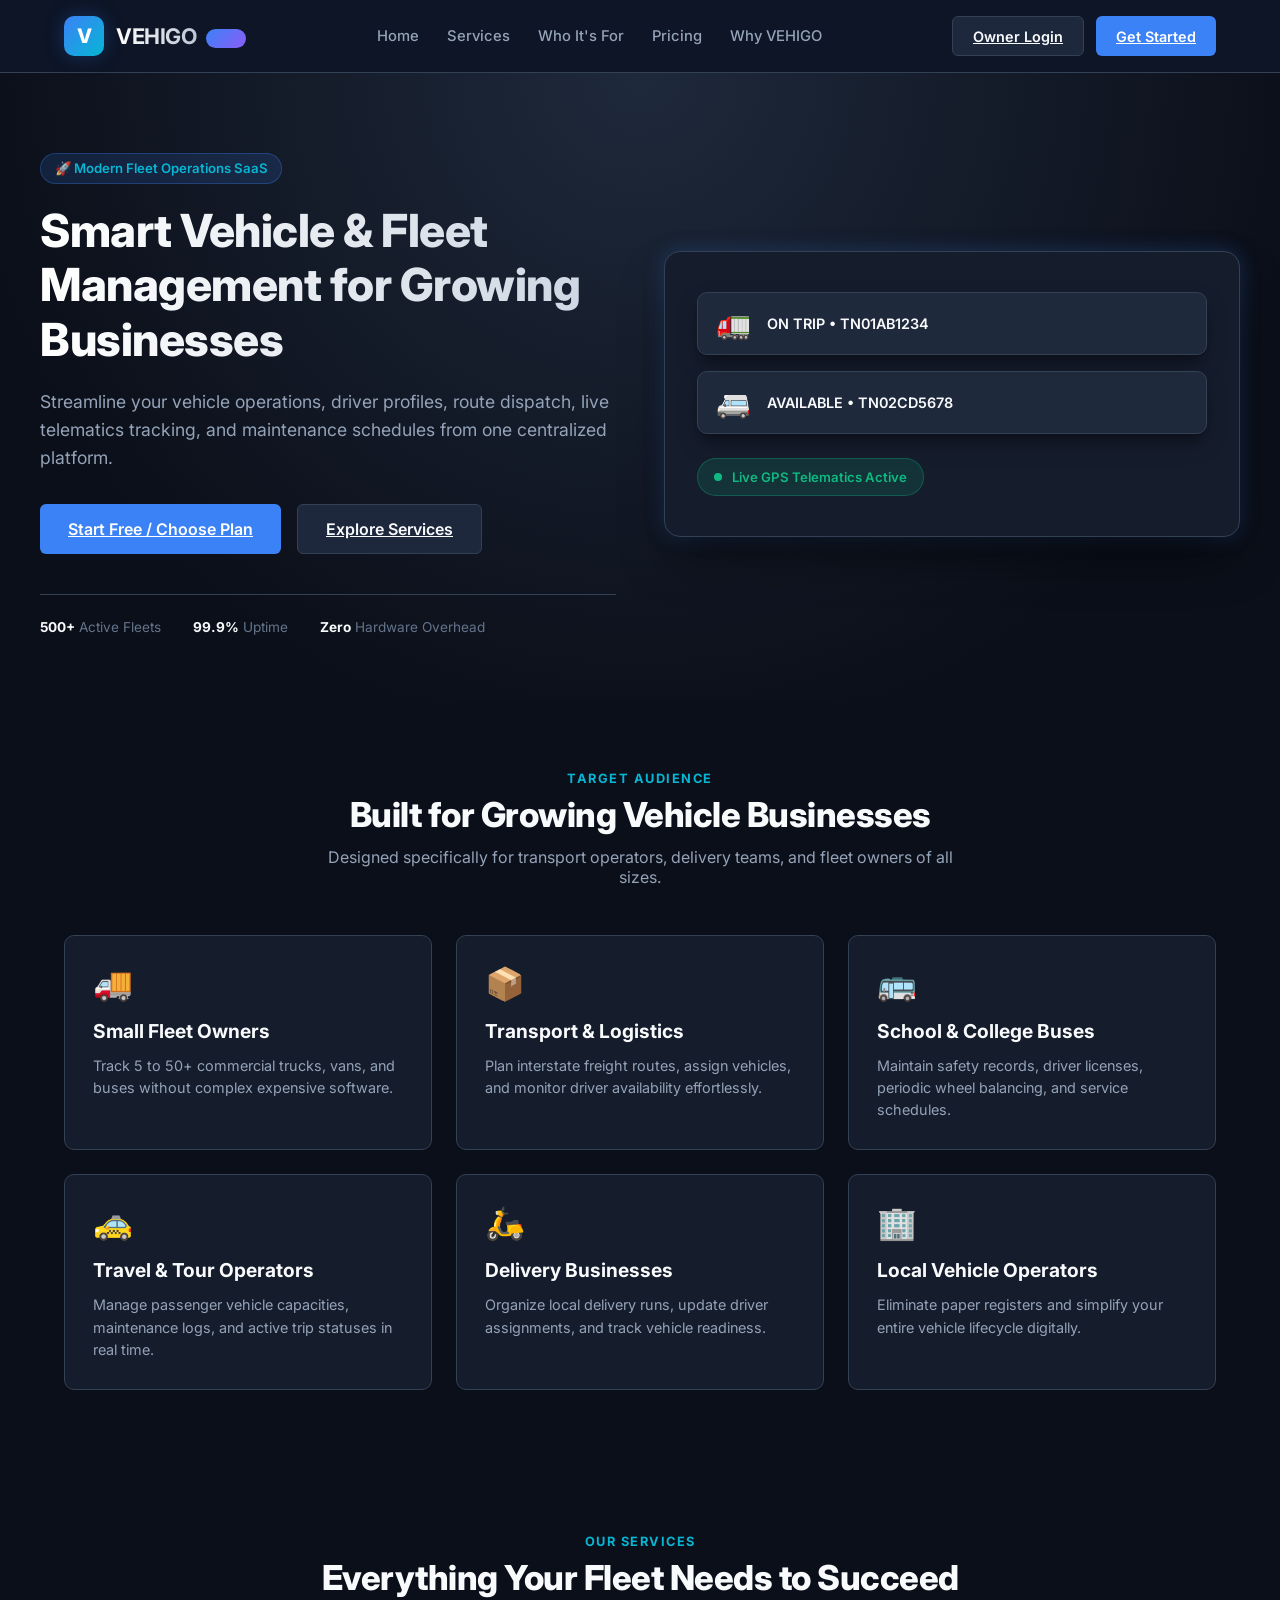
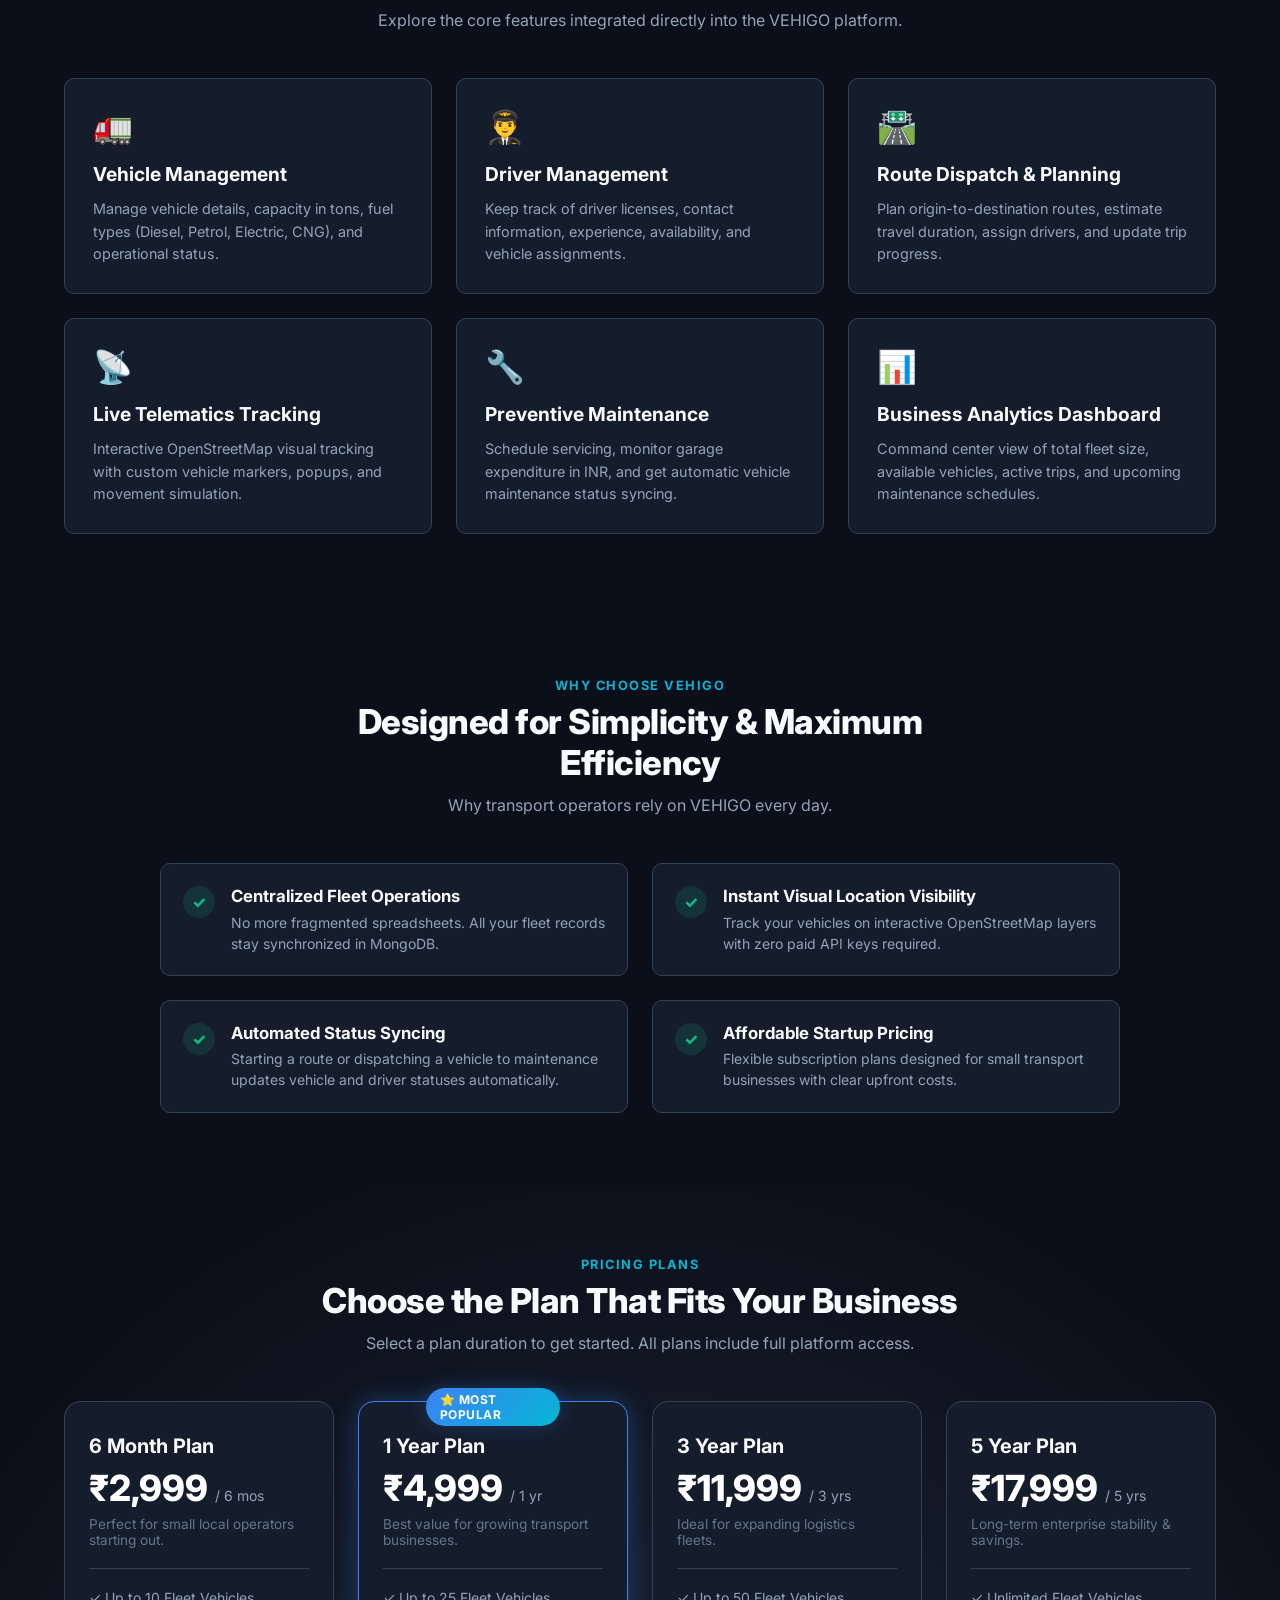
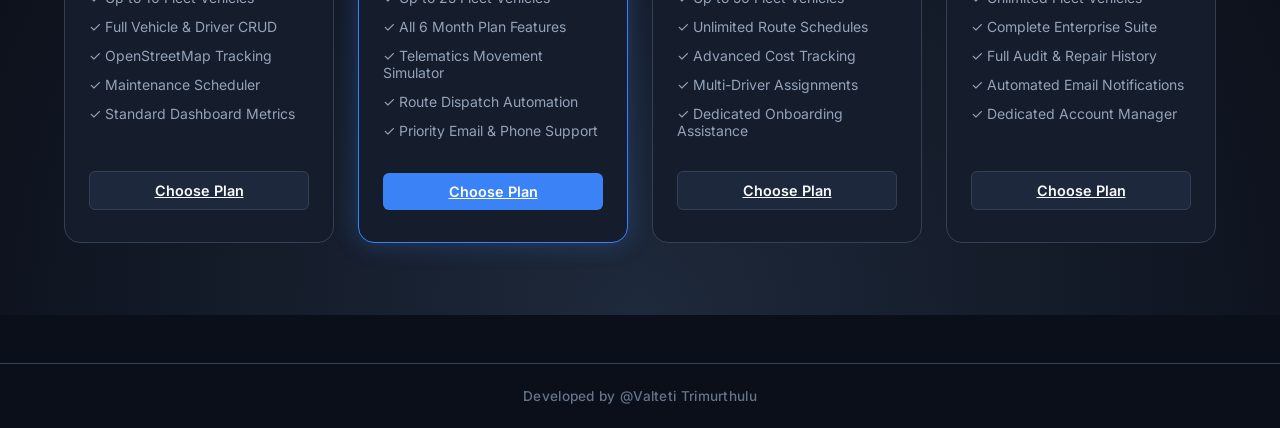
<file: index.html>
<!DOCTYPE html>
<html lang="en">
<head>
    <meta charset="UTF-8">
    <meta http-equiv="refresh" content="0; url=frontend/home.html">
    <script>
        window.location.href = "frontend/home.html";
    </script>
    <title>VEHIGO — Smart Vehicle & Fleet Management</title>
</head>
<body>
    <p>Redirecting to <a href="frontend/home.html">VEHIGO Platform</a>...</p>
</body>
</html>
</file>
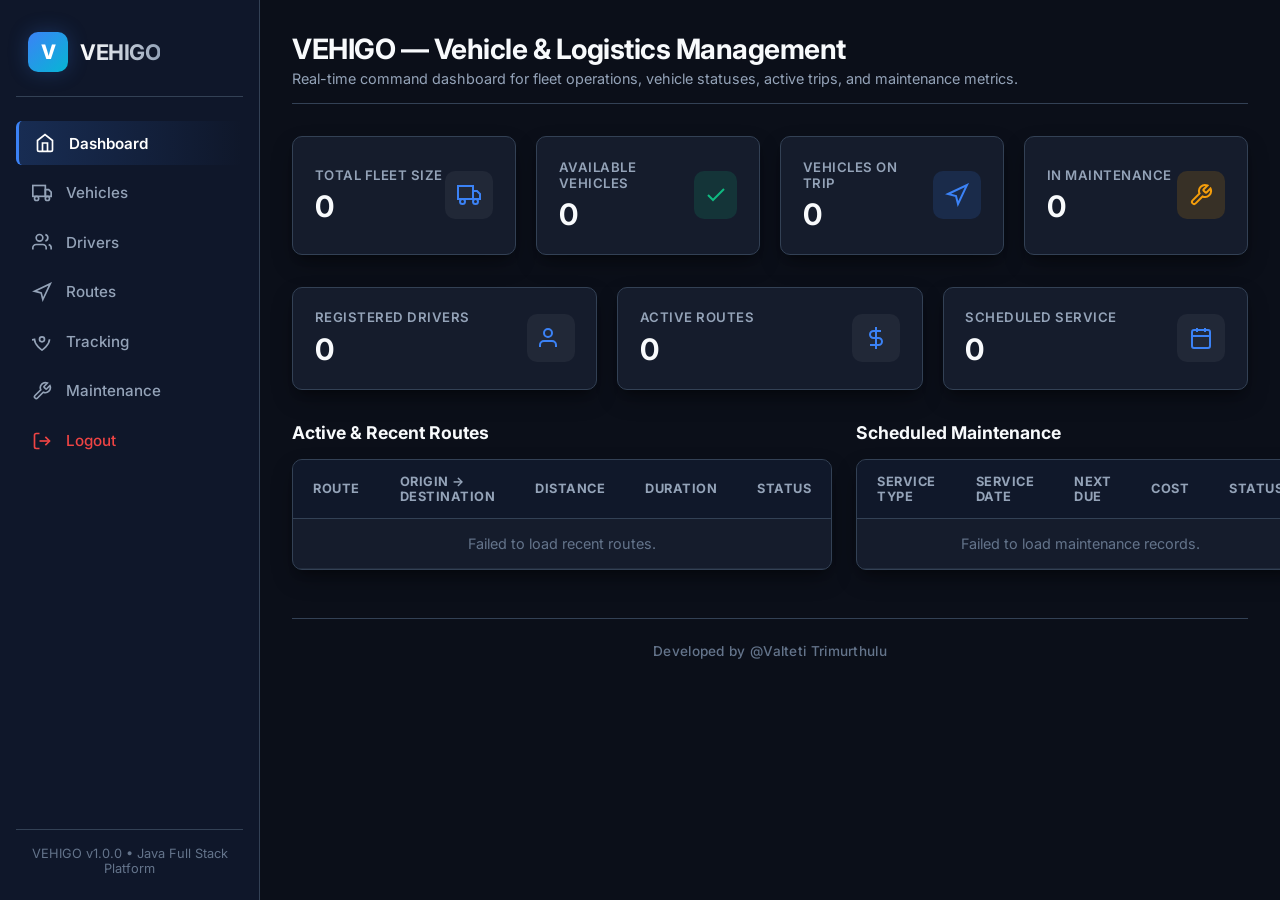
<file: frontend/index.html>
<!DOCTYPE html>
<html lang="en">
<head>
    <meta charset="UTF-8">
    <meta name="viewport" content="width=device-width, initial-scale=1.0">
    <title>VEHIGO — Fleet & Logistics Management Dashboard</title>
    <link rel="stylesheet" href="css/style.css">
</head>
<body>
    <div class="app-container">
        <!-- Sidebar Navigation -->
        <aside class="sidebar">
            <div class="brand">
                <div class="brand-icon">V</div>
                <div class="brand-text">VEHIGO</div>
            </div>
            <ul class="nav-list">
                <li>
                    <a href="index.html" class="nav-link active">
                        <svg viewBox="0 0 24 24"><path d="M3 9l9-7 9 7v11a2 2 0 0 1-2 2H5a2 2 0 0 1-2-2z"></path><polyline points="9 22 9 12 15 12 15 22"></polyline></svg>
                        <span>Dashboard</span>
                    </a>
                </li>
                <li>
                    <a href="vehicles.html" class="nav-link">
                        <svg viewBox="0 0 24 24"><rect x="1" y="3" width="15" height="13"></rect><polygon points="16 8 20 8 23 11 23 16 16 16 16 8"></polygon><circle cx="5.5" cy="18.5" r="2.5"></circle><circle cx="18.5" cy="18.5" r="2.5"></circle></svg>
                        <span>Vehicles</span>
                    </a>
                </li>
                <li>
                    <a href="drivers.html" class="nav-link">
                        <svg viewBox="0 0 24 24"><path d="M17 21v-2a4 4 0 0 0-4-4H5a4 4 0 0 0-4 4v2"></path><circle cx="9" cy="7" r="4"></circle><path d="M23 21v-2a4 4 0 0 0-3-3.87"></path><path d="M16 3.13a4 4 0 0 1 0 7.75"></path></svg>
                        <span>Drivers</span>
                    </a>
                </li>
                <li>
                    <a href="routes.html" class="nav-link">
                        <svg viewBox="0 0 24 24"><polygon points="3 11 22 2 13 21 11 13 3 11"></polygon></svg>
                        <span>Routes</span>
                    </a>
                </li>
                <li>
                    <a href="tracking.html" class="nav-link">
                        <svg viewBox="0 0 24 24"><path d="M21 10c0 7-9 13-9 13s-9-6-9-13a9 9 9 0 0 1 18 0z"></path><circle cx="12" cy="10" r="3"></circle></svg>
                        <span>Tracking</span>
                    </a>
                </li>
                <li>
                    <a href="maintenance.html" class="nav-link">
                        <svg viewBox="0 0 24 24"><path d="M14.7 6.3a1 1 0 0 0 0 1.4l1.6 1.6a1 1 0 0 0 1.4 0l3.77-3.77a6 6 0 0 1-7.94 7.94l-6.91 6.91a2.12 2.12 0 0 1-3-3l6.91-6.91a6 6 0 0 1 7.94-7.94l-3.76 3.76z"></path></svg>
                        <span>Maintenance</span>
                    </a>
                </li>
                <li>
                    <a href="#" onclick="logout(); return false;" class="nav-link nav-logout">
                        <svg viewBox="0 0 24 24" style="stroke: currentColor; fill: none; stroke-width: 2;"><path d="M9 21H5a2 2 0 0 1-2-2V5a2 2 0 0 1 2-2h4"></path><polyline points="16 17 21 12 16 7"></polyline><line x1="21" y1="12" x2="9" y2="12"></line></svg>
                        <span>Logout</span>
                    </a>
                </li>
            </ul>
            <div class="sidebar-footer">
                VEHIGO v1.0.0 &bull; Java Full Stack Platform
            </div>
        </aside>

        <!-- Main Dashboard View -->
        <main class="main-content">
            <header class="page-header">
                <div>
                    <h1 class="page-title">VEHIGO — Vehicle & Logistics Management</h1>
                    <p class="page-subtitle">Real-time command dashboard for fleet operations, vehicle statuses, active trips, and maintenance metrics.</p>
                </div>
            </header>

            <!-- Stats Overview Cards -->
            <div class="stats-grid">
                <div class="stat-card">
                    <div class="stat-info">
                        <div class="stat-label">Total Fleet Size</div>
                        <div class="stat-value" id="stat-total-vehicles">0</div>
                    </div>
                    <div class="stat-icon">
                        <svg viewBox="0 0 24 24"><rect x="1" y="3" width="15" height="13"></rect><polygon points="16 8 20 8 23 11 23 16 16 16 16 8"></polygon><circle cx="5.5" cy="18.5" r="2.5"></circle><circle cx="18.5" cy="18.5" r="2.5"></circle></svg>
                    </div>
                </div>
                <div class="stat-card">
                    <div class="stat-info">
                        <div class="stat-label">Available Vehicles</div>
                        <div class="stat-value" id="stat-available-vehicles">0</div>
                    </div>
                    <div class="stat-icon" style="background: rgba(16, 185, 129, 0.15);">
                        <svg viewBox="0 0 24 24" style="stroke: #10b981;"><polyline points="20 6 9 17 4 12"></polyline></svg>
                    </div>
                </div>
                <div class="stat-card">
                    <div class="stat-info">
                        <div class="stat-label">Vehicles On Trip</div>
                        <div class="stat-value" id="stat-on-trip-vehicles">0</div>
                    </div>
                    <div class="stat-icon" style="background: rgba(59, 130, 246, 0.15);">
                        <svg viewBox="0 0 24 24" style="stroke: #3b82f6;"><polygon points="3 11 22 2 13 21 11 13 3 11"></polygon></svg>
                    </div>
                </div>
                <div class="stat-card">
                    <div class="stat-info">
                        <div class="stat-label">In Maintenance</div>
                        <div class="stat-value" id="stat-maintenance-vehicles">0</div>
                    </div>
                    <div class="stat-icon" style="background: rgba(245, 158, 11, 0.15);">
                        <svg viewBox="0 0 24 24" style="stroke: #f59e0b;"><path d="M14.7 6.3a1 1 0 0 0 0 1.4l1.6 1.6a1 1 0 0 0 1.4 0l3.77-3.77a6 6 0 0 1-7.94 7.94l-6.91 6.91a2.12 2.12 0 0 1-3-3l6.91-6.91a6 6 0 0 1 7.94-7.94l-3.76 3.76z"></path></svg>
                    </div>
                </div>
            </div>

            <!-- Second Row Secondary Metrics -->
            <div class="stats-grid" style="grid-template-columns: repeat(3, 1fr); margin-bottom: 2rem;">
                <div class="stat-card">
                    <div class="stat-info">
                        <div class="stat-label">Registered Drivers</div>
                        <div class="stat-value" id="stat-total-drivers">0</div>
                    </div>
                    <div class="stat-icon"><svg viewBox="0 0 24 24"><path d="M17 21v-2a4 4 0 0 0-4-4H5a4 4 0 0 0-4 4v2"></path><circle cx="9" cy="7" r="4"></circle></svg></div>
                </div>
                <div class="stat-card">
                    <div class="stat-info">
                        <div class="stat-label">Active Routes</div>
                        <div class="stat-value" id="stat-active-routes">0</div>
                    </div>
                    <div class="stat-icon"><svg viewBox="0 0 24 24"><line x1="12" y1="1" x2="12" y2="23"></line><path d="M17 5H9.5a3.5 3.5 0 0 0 0 7h5a3.5 3.5 0 0 1 0 7H6"></path></svg></div>
                </div>
                <div class="stat-card">
                    <div class="stat-info">
                        <div class="stat-label">Scheduled Service</div>
                        <div class="stat-value" id="stat-upcoming-maintenance">0</div>
                    </div>
                    <div class="stat-icon"><svg viewBox="0 0 24 24"><rect x="3" y="4" width="18" height="18" rx="2" ry="2"></rect><line x1="16" y1="2" x2="16" y2="6"></line><line x1="8" y1="2" x2="8" y2="6"></line><line x1="3" y1="10" x2="21" y2="10"></line></svg></div>
                </div>
            </div>

            <!-- Dynamic Tables Section -->
            <div style="display: grid; grid-template-columns: 1fr 1fr; gap: 1.5rem;">
                <!-- Active & Recent Routes -->
                <div>
                    <h2 style="font-size: 1.1rem; margin-bottom: 1rem;">Active & Recent Routes</h2>
                    <div class="table-container">
                        <table class="data-table">
                            <thead>
                                <tr>
                                    <th>Route</th>
                                    <th>Origin → Destination</th>
                                    <th>Distance</th>
                                    <th>Duration</th>
                                    <th>Status</th>
                                </tr>
                            </thead>
                            <tbody id="recent-routes-body">
                                <tr><td colspan="5" style="text-align: center; color: var(--text-muted);">Loading active routes...</td></tr>
                            </tbody>
                        </table>
                    </div>
                </div>

                <!-- Upcoming Maintenance Records -->
                <div>
                    <h2 style="font-size: 1.1rem; margin-bottom: 1rem;">Scheduled Maintenance</h2>
                    <div class="table-container">
                        <table class="data-table">
                            <thead>
                                <tr>
                                    <th>Service Type</th>
                                    <th>Service Date</th>
                                    <th>Next Due</th>
                                    <th>Cost</th>
                                    <th>Status</th>
                                </tr>
                            </thead>
                            <tbody id="upcoming-maintenance-body">
                                <tr><td colspan="5" style="text-align: center; color: var(--text-muted);">Loading maintenance schedule...</td></tr>
                            </tbody>
                        </table>
                    </div>
                </div>
            </div>

            <!-- Page Footer -->
            <footer class="app-footer">
                Developed by @Valteti Trimurthulu
            </footer>
        </main>
    </div>

    <script src="js/auth.js"></script>
    <script src="js/api.js"></script>
    <script src="js/dashboard.js"></script>
</body>
</html>
</file>
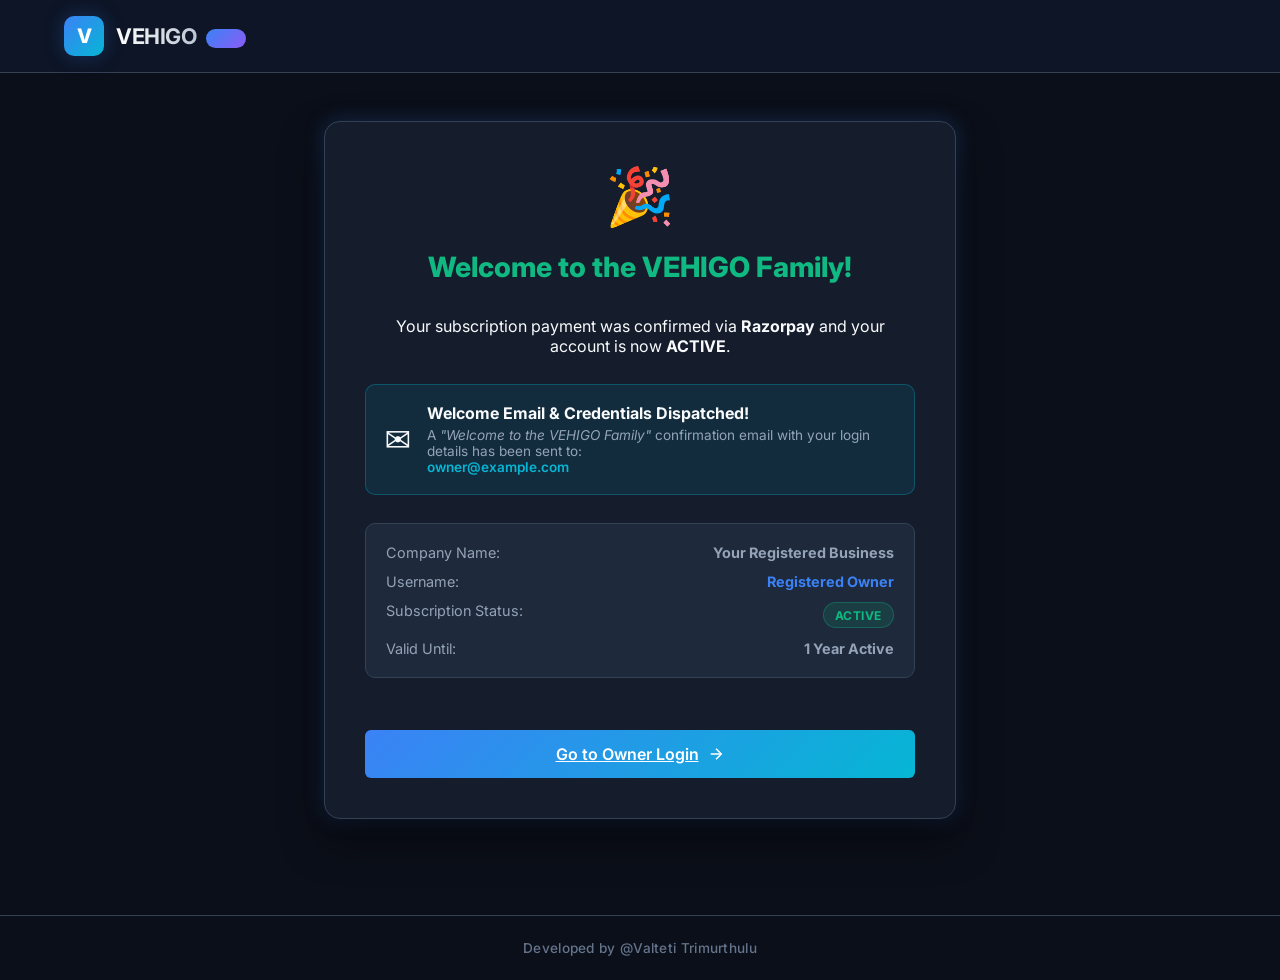
<file: frontend/confirmation.html>
<!DOCTYPE html>
<html lang="en">
<head>
    <meta charset="UTF-8">
    <meta name="viewport" content="width=device-width, initial-scale=1.0">
    <title>Welcome to the VEHIGO Family — Subscription Activated</title>
    <link rel="stylesheet" href="css/style.css?v=3.0">
</head>
<body class="public-body">

    <!-- Header Navbar -->
    <header class="public-header">
        <div class="public-header-container">
            <a href="home.html" class="brand-link">
                <div class="brand-icon">V</div>
                <div class="brand-text">VEHIGO <span class="saas-badge">SaaS</span></div>
            </a>
        </div>
    </header>

    <div class="registration-container">
        <div class="registration-card" style="text-align: center; align-items: center;">
            <div class="confirmation-icon">🎉</div>
            <h1 class="registration-title" style="color: var(--status-available);">Welcome to the VEHIGO Family!</h1>
            <p class="registration-subtitle" style="font-size: 1rem; color: var(--text-primary);">
                Your subscription payment was confirmed via <strong>Razorpay</strong> and your account is now <strong>ACTIVE</strong>.
            </p>

            <div class="confirmation-notice-box">
                <div class="notice-icon">✉️</div>
                <div>
                    <strong>Welcome Email & Credentials Dispatched!</strong>
                    <p style="margin-top: 0.25rem; font-size: 0.85rem; color: var(--text-secondary);">
                        A <em>"Welcome to the VEHIGO Family"</em> confirmation email with your login details has been sent to:
                        <br><span id="conf-email" style="color: var(--accent-cyan); font-weight: 600;">owner@example.com</span>
                    </p>
                </div>
            </div>

            <!-- Activation Summary -->
            <div class="order-summary-card" style="width: 100%; text-align: left;">
                <div class="summary-row">
                    <span>Company Name:</span>
                    <strong id="conf-business">Loading...</strong>
                </div>
                <div class="summary-row">
                    <span>Username:</span>
                    <strong id="conf-username" style="color: var(--accent-blue);">Loading...</strong>
                </div>
                <div class="summary-row">
                    <span>Subscription Status:</span>
                    <span id="conf-status" class="badge badge-available">ACTIVE</span>
                </div>
                <div class="summary-row">
                    <span>Valid Until:</span>
                    <strong id="conf-expiry">Loading...</strong>
                </div>
            </div>

            <div style="margin-top: 1.5rem; width: 100%;">
                <a href="login.html" class="btn btn-primary btn-block btn-lg" style="justify-content: center; background: linear-gradient(135deg, var(--accent-blue), var(--accent-cyan));">
                    <span>Go to Owner Login</span>
                    <svg viewBox="0 0 24 24" width="18" height="18" style="stroke: currentColor; fill: none; stroke-width: 2;"><line x1="5" y1="12" x2="19" y2="12"></line><polyline points="12 5 19 12 12 19"></polyline></svg>
                </a>
            </div>
        </div>
    </div>

    <!-- Page Footer -->
    <footer class="app-footer">
        Developed by @Valteti Trimurthulu
    </footer>

    <script src="js/api.js?v=3.0"></script>
    <script>
        document.addEventListener('DOMContentLoaded', async () => {
            const urlParams = new URLSearchParams(window.location.search);
            const subscriptionId = urlParams.get('id');

            if (subscriptionId && subscriptionId !== 'DEMO-SUB-ID') {
                try {
                    const sub = await API.get(`/subscriptions/${subscriptionId}`);
                    if (sub) {
                        document.getElementById('conf-business').textContent = sub.businessName || 'Registered Business';
                        document.getElementById('conf-email').textContent = sub.ownerEmail || 'owner@example.com';
                        document.getElementById('conf-username').textContent = sub.username || 'registered_user';
                        document.getElementById('conf-status').textContent = sub.subscriptionStatus || 'ACTIVE';
                        document.getElementById('conf-expiry').textContent = formatDate(sub.expiryDate);
                    }
                } catch (e) {
                    console.error("Could not fetch confirmation details:", e);
                }
            } else {
                document.getElementById('conf-business').textContent = 'Your Registered Business';
                document.getElementById('conf-username').textContent = 'Registered Owner';
                document.getElementById('conf-status').textContent = 'ACTIVE';
                document.getElementById('conf-expiry').textContent = '1 Year Active';
            }
        });
    </script>
</body>
</html>
</file>
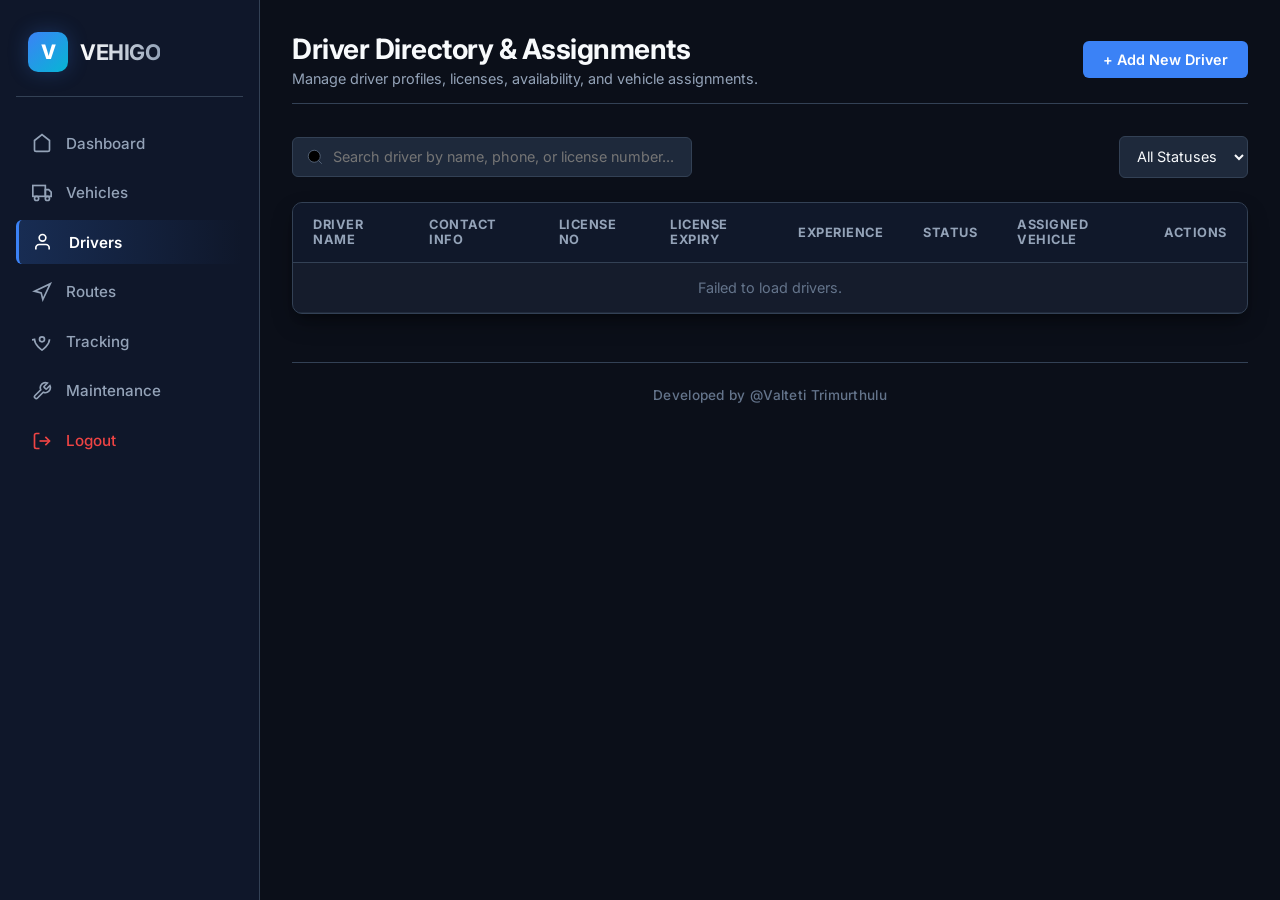
<file: frontend/drivers.html>
<!DOCTYPE html>
<html lang="en">
<head>
    <meta charset="UTF-8">
    <meta name="viewport" content="width=device-width, initial-scale=1.0">
    <title>Drivers — VEHIGO Management Platform</title>
    <link rel="stylesheet" href="css/style.css">
</head>
<body>
    <div class="app-container">
        <!-- Sidebar Navigation -->
        <aside class="sidebar">
            <div class="brand">
                <div class="brand-icon">V</div>
                <div class="brand-text">VEHIGO</div>
            </div>
            <ul class="nav-list">
                <li><a href="index.html" class="nav-link"><svg viewBox="0 0 24 24"><path d="M3 9l9-7 9 7v11a2 2 0 0 1-2 2H5a2 2 0 0 1-2-2z"></path></svg><span>Dashboard</span></a></li>
                <li><a href="vehicles.html" class="nav-link"><svg viewBox="0 0 24 24"><rect x="1" y="3" width="15" height="13"></rect><polygon points="16 8 20 8 23 11 23 16 16 16 16 8"></polygon><circle cx="5.5" cy="18.5" r="2.5"></circle><circle cx="18.5" cy="18.5" r="2.5"></circle></svg><span>Vehicles</span></a></li>
                <li><a href="drivers.html" class="nav-link active"><svg viewBox="0 0 24 24"><path d="M17 21v-2a4 4 0 0 0-4-4H5a4 4 0 0 0-4 4v2"></path><circle cx="9" cy="7" r="4"></circle></svg><span>Drivers</span></a></li>
                <li><a href="routes.html" class="nav-link"><svg viewBox="0 0 24 24"><polygon points="3 11 22 2 13 21 11 13 3 11"></polygon></svg><span>Routes</span></a></li>
                <li><a href="tracking.html" class="nav-link"><svg viewBox="0 0 24 24"><path d="M21 10c0 7-9 13-9 13s-9-6-9-13a9 9 9 0 0 1 18 0z"></path><circle cx="12" cy="10" r="3"></circle></svg><span>Tracking</span></a></li>
                <li><a href="maintenance.html" class="nav-link"><svg viewBox="0 0 24 24"><path d="M14.7 6.3a1 1 0 0 0 0 1.4l1.6 1.6a1 1 0 0 0 1.4 0l3.77-3.77a6 6 0 0 1-7.94 7.94l-6.91 6.91a2.12 2.12 0 0 1-3-3l6.91-6.91a6 6 0 0 1 7.94-7.94l-3.76 3.76z"></path></svg><span>Maintenance</span></a></li>
                <li><a href="#" onclick="logout(); return false;" class="nav-link nav-logout"><svg viewBox="0 0 24 24" style="stroke: currentColor; fill: none; stroke-width: 2;"><path d="M9 21H5a2 2 0 0 1-2-2V5a2 2 0 0 1 2-2h4"></path><polyline points="16 17 21 12 16 7"></polyline><line x1="21" y1="12" x2="9" y2="12"></line></svg><span>Logout</span></a></li>
            </ul>
        </aside>

        <!-- Main Content -->
        <main class="main-content">
            <header class="page-header">
                <div>
                    <h1 class="page-title">Driver Directory & Assignments</h1>
                    <p class="page-subtitle">Manage driver profiles, licenses, availability, and vehicle assignments.</p>
                </div>
                <button class="btn btn-primary" onclick="openAddDriverModal()">+ Add New Driver</button>
            </header>

            <!-- Toolbar & Search -->
            <div class="toolbar">
                <div class="search-box">
                    <svg viewBox="0 0 24 24"><circle cx="11" cy="11" r="8"></circle><line x1="21" y1="21" x2="16.65" y2="16.65"></line></svg>
                    <input type="text" id="search-input" placeholder="Search driver by name, phone, or license number...">
                </div>

                <div class="filter-group">
                    <select id="status-filter" class="form-control">
                        <option value="">All Statuses</option>
                        <option value="AVAILABLE">AVAILABLE</option>
                        <option value="ON_TRIP">ON_TRIP</option>
                        <option value="INACTIVE">INACTIVE</option>
                    </select>
                </div>
            </div>

            <!-- Drivers Table -->
            <div class="table-container">
                <table class="data-table">
                    <thead>
                        <tr>
                            <th>Driver Name</th>
                            <th>Contact Info</th>
                            <th>License No</th>
                            <th>License Expiry</th>
                            <th>Experience</th>
                            <th>Status</th>
                            <th>Assigned Vehicle</th>
                            <th>Actions</th>
                        </tr>
                    </thead>
                    <tbody id="drivers-table-body">
                        <tr><td colspan="8" style="text-align: center; color: var(--text-muted);">Loading driver records...</td></tr>
                    </tbody>
                </table>
            </div>

            <!-- Page Footer -->
            <footer class="app-footer">
                Developed by @Valteti Trimurthulu
            </footer>
        </main>
    </div>

    <!-- Modal Form: Add/Edit Driver -->
    <div class="modal-overlay" id="driver-modal">
        <div class="modal">
            <div class="modal-header">
                <h3 class="modal-title" id="driver-modal-title">Add New Driver</h3>
                <button class="modal-close" onclick="closeModal('driver-modal')">&times;</button>
            </div>
            <form id="driver-form">
                <input type="hidden" id="driver-id">
                <div class="form-grid">
                    <div class="form-group full-width">
                        <label>Full Name *</label>
                        <input type="text" id="driver-name" class="form-control" placeholder="e.g. Ravi Kumar" required>
                    </div>
                    <div class="form-group">
                        <label>Phone Number</label>
                        <input type="text" id="driver-phone" class="form-control" placeholder="+91 9876543210">
                    </div>
                    <div class="form-group">
                        <label>Email Address</label>
                        <input type="email" id="driver-email" class="form-control" placeholder="driver@vehigo.com">
                    </div>
                    <div class="form-group">
                        <label>License Number *</label>
                        <input type="text" id="driver-license" class="form-control" placeholder="DL-TN01-2018-00123" required>
                    </div>
                    <div class="form-group">
                        <label>License Expiry Date</label>
                        <input type="date" id="driver-expiry" class="form-control">
                    </div>
                    <div class="form-group">
                        <label>Experience (Years)</label>
                        <input type="number" id="driver-experience" class="form-control" placeholder="5" min="0" max="50">
                    </div>
                    <div class="form-group">
                        <label>Status</label>
                        <select id="driver-status" class="form-control">
                            <option value="AVAILABLE">AVAILABLE</option>
                            <option value="ON_TRIP">ON_TRIP</option>
                            <option value="INACTIVE">INACTIVE</option>
                        </select>
                    </div>
                </div>
                <div class="modal-footer">
                    <button type="button" class="btn btn-secondary" onclick="closeModal('driver-modal')">Cancel</button>
                    <button type="submit" class="btn btn-primary">Save Driver</button>
                </div>
            </form>
        </div>
    </div>

    <!-- Modal Form: Assign Vehicle -->
    <div class="modal-overlay" id="assign-modal">
        <div class="modal">
            <div class="modal-header">
                <h3 class="modal-title">Assign Vehicle to Driver</h3>
                <button class="modal-close" onclick="closeModal('assign-modal')">&times;</button>
            </div>
            <form id="assign-form">
                <input type="hidden" id="assign-driver-id">
                <p style="margin-bottom: 1rem; color: var(--text-secondary);">
                    Select vehicle for driver <strong id="assign-driver-name" style="color: var(--text-primary);"></strong>:
                </p>
                <div class="form-group">
                    <label>Select Vehicle</label>
                    <select id="assign-vehicle-select" class="form-control">
                        <!-- Populated dynamically -->
                    </select>
                </div>
                <div class="modal-footer">
                    <button type="button" class="btn btn-secondary" onclick="closeModal('assign-modal')">Cancel</button>
                    <button type="submit" class="btn btn-primary">Save Assignment</button>
                </div>
            </form>
        </div>
    </div>

    <script src="js/auth.js"></script>
    <script src="js/api.js"></script>
    <script src="js/drivers.js"></script>
</body>
</html>
</file>
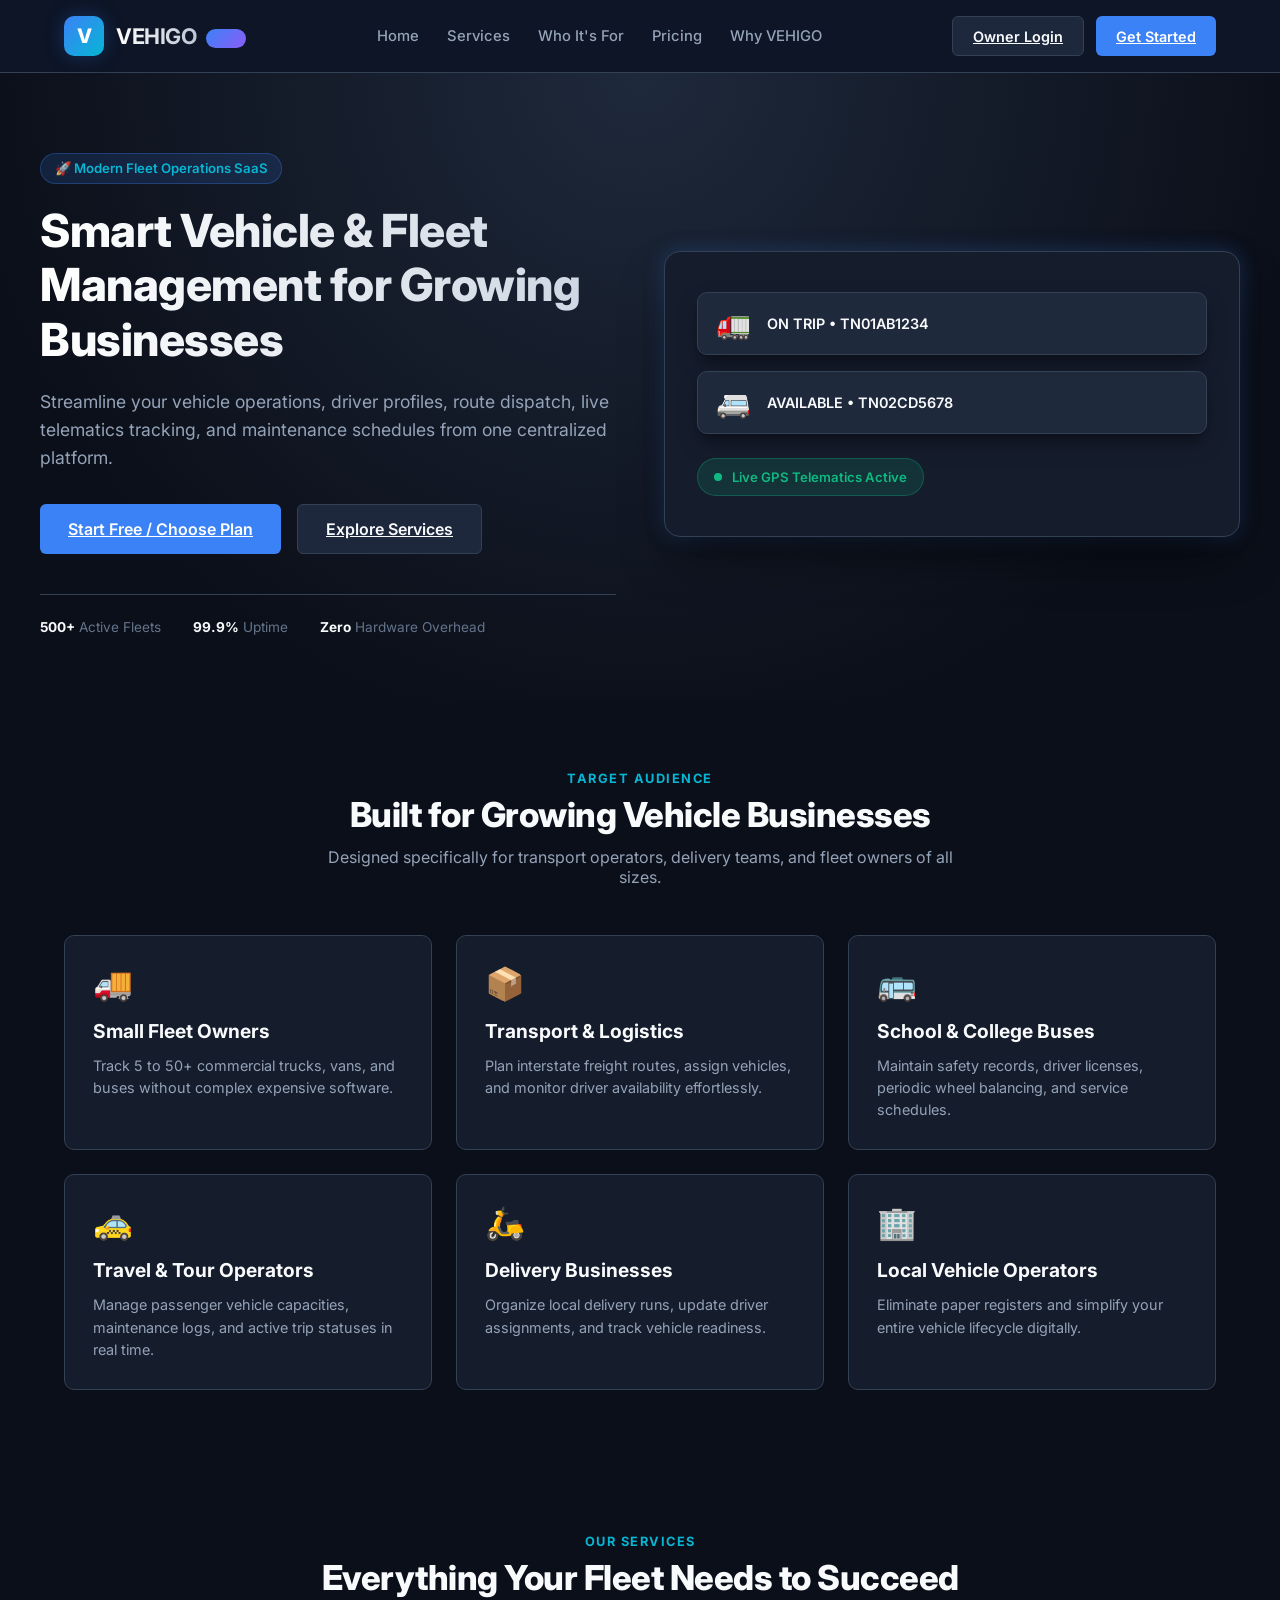
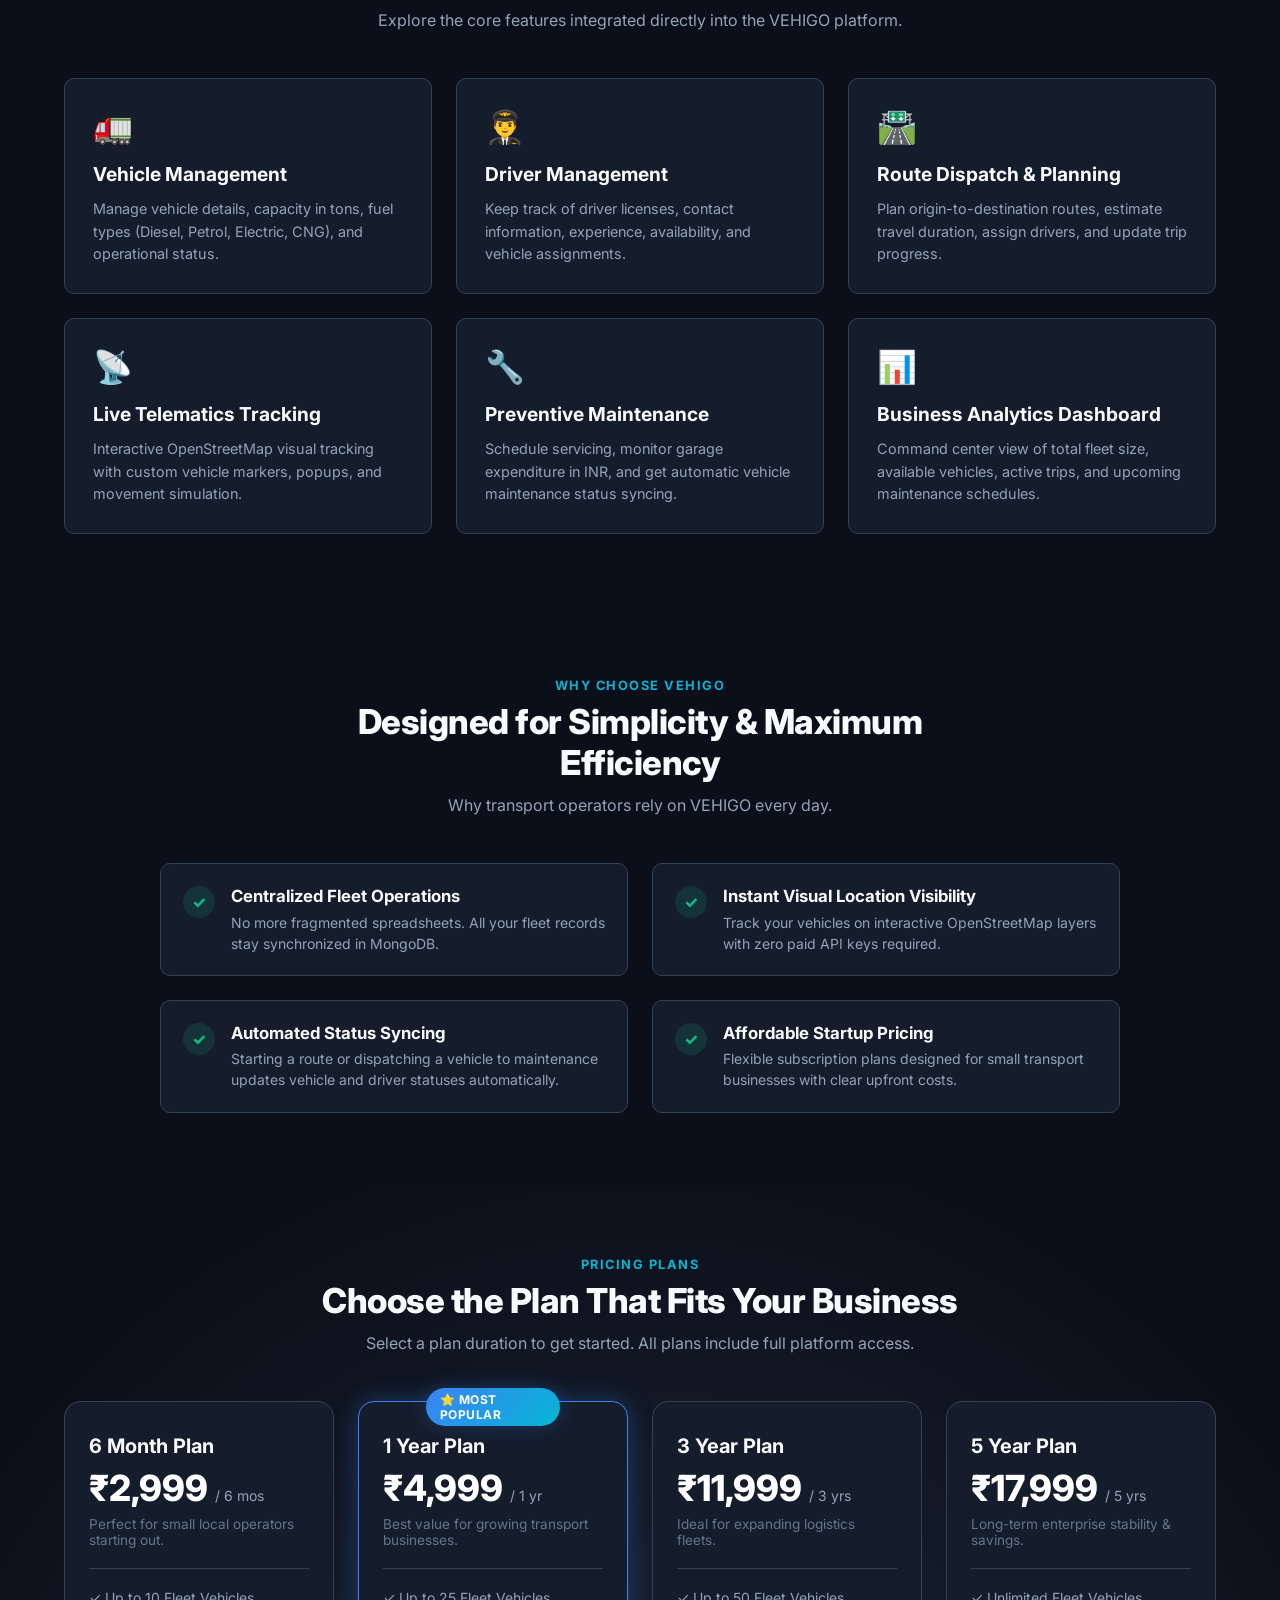
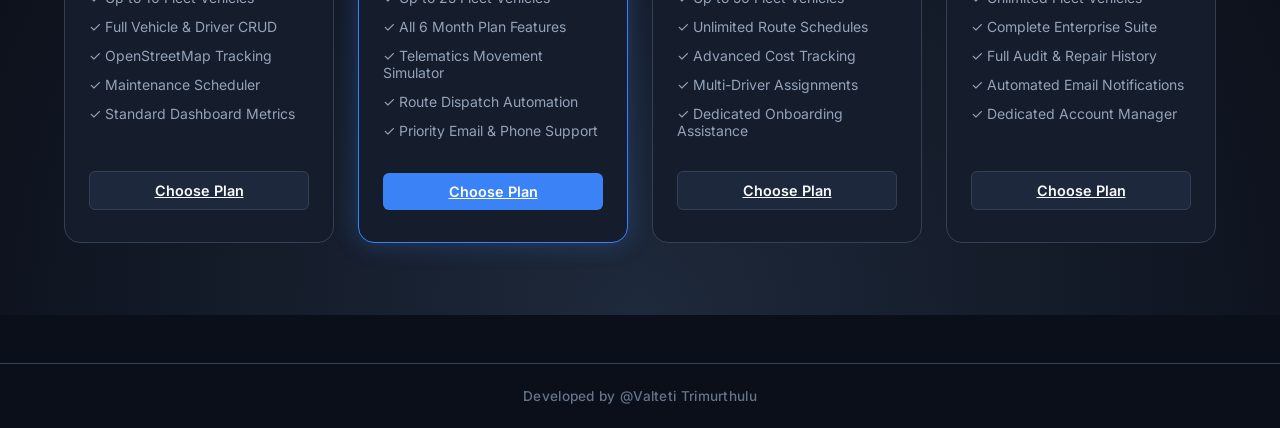
<file: frontend/home.html>
<!DOCTYPE html>
<html lang="en">
<head>
    <meta charset="UTF-8">
    <meta name="viewport" content="width=device-width, initial-scale=1.0">
    <title>VEHIGO — Smart Vehicle & Fleet Management SaaS Platform</title>
    <link rel="stylesheet" href="css/style.css">
</head>
<body class="public-body">

    <!-- 1. Interactive Animated Loading Screen -->
    <div id="loading-screen" class="loading-overlay">
        <div class="loading-content">
            <div class="loading-logo">
                <div class="brand-icon-lg">V</div>
                <span class="loading-brand-text">VEHIGO</span>
            </div>
            <p class="loading-subtitle">Smart Vehicle & Fleet Management</p>

            <!-- Animated Vehicle Concept: 🚚 ─────────────► -->
            <div class="vehicle-animation-track">
                <div class="track-line"></div>
                <div class="animated-truck">🚚</div>
            </div>

            <p class="loading-text">Loading your fleet platform...</p>
        </div>
    </div>

    <!-- 2. Public SaaS Navigation Header -->
    <header class="public-header">
        <div class="public-header-container">
            <a href="home.html" class="brand-link">
                <div class="brand-icon">V</div>
                <div class="brand-text">VEHIGO <span class="saas-badge">SaaS</span></div>
            </a>

            <nav class="public-nav">
                <a href="#home" class="nav-item">Home</a>
                <a href="#services" class="nav-item">Services</a>
                <a href="#audience" class="nav-item">Who It's For</a>
                <a href="#pricing" class="nav-item">Pricing</a>
                <a href="#why-us" class="nav-item">Why VEHIGO</a>
            </nav>

            <div class="public-auth-btns">
                <a href="login.html" class="btn btn-secondary">Owner Login</a>
                <a href="#pricing" class="btn btn-primary">Get Started</a>
            </div>
        </div>
    </header>

    <!-- 3. Hero Section -->
    <section id="home" class="hero-section">
        <div class="hero-container">
            <div class="hero-text-content">
                <div class="hero-tag">🚀 Modern Fleet Operations SaaS</div>
                <h1 class="hero-title">Smart Vehicle & Fleet Management for Growing Businesses</h1>
                <p class="hero-subtitle">
                    Streamline your vehicle operations, driver profiles, route dispatch, live telematics tracking, and maintenance schedules from one centralized platform.
                </p>
                <div class="hero-actions">
                    <a href="#pricing" class="btn btn-primary btn-lg">Start Free / Choose Plan</a>
                    <a href="#services" class="btn btn-secondary btn-lg">Explore Services</a>
                </div>
                <div class="hero-metrics-trust">
                    <div><strong>500+</strong> Active Fleets</div>
                    <div><strong>99.9%</strong> Uptime</div>
                    <div><strong>Zero</strong> Hardware Overhead</div>
                </div>
            </div>

            <!-- Interactive Vehicle Hero Graphic -->
            <div class="hero-visual">
                <div class="visual-card-backdrop">
                    <div class="visual-truck-lane">
                        <div class="moving-truck-badge">
                            <span class="truck-icon">🚛</span>
                            <div class="truck-status-tag">ON TRIP &bull; TN01AB1234</div>
                        </div>
                        <div class="moving-van-badge">
                            <span class="truck-icon">🚐</span>
                            <div class="truck-status-tag">AVAILABLE &bull; TN02CD5678</div>
                        </div>
                    </div>
                    <div class="visual-stat-pill">
                        <div class="pill-dot"></div>
                        <span>Live GPS Telematics Active</span>
                    </div>
                </div>
            </div>
        </div>
    </section>

    <!-- 4. Target Audience Section -->
    <section id="audience" class="audience-section">
        <div class="section-container">
            <div class="section-header">
                <span class="section-kicker">TARGET AUDIENCE</span>
                <h2 class="section-title">Built for Growing Vehicle Businesses</h2>
                <p class="section-subtitle">Designed specifically for transport operators, delivery teams, and fleet owners of all sizes.</p>
            </div>

            <div class="audience-grid">
                <div class="audience-card">
                    <div class="audience-icon">🚚</div>
                    <h3>Small Fleet Owners</h3>
                    <p>Track 5 to 50+ commercial trucks, vans, and buses without complex expensive software.</p>
                </div>
                <div class="audience-card">
                    <div class="audience-icon">📦</div>
                    <h3>Transport & Logistics</h3>
                    <p>Plan interstate freight routes, assign vehicles, and monitor driver availability effortlessly.</p>
                </div>
                <div class="audience-card">
                    <div class="audience-icon">🚌</div>
                    <h3>School & College Buses</h3>
                    <p>Maintain safety records, driver licenses, periodic wheel balancing, and service schedules.</p>
                </div>
                <div class="audience-card">
                    <div class="audience-icon">🚕</div>
                    <h3>Travel & Tour Operators</h3>
                    <p>Manage passenger vehicle capacities, maintenance logs, and active trip statuses in real time.</p>
                </div>
                <div class="audience-card">
                    <div class="audience-icon">🛵</div>
                    <h3>Delivery Businesses</h3>
                    <p>Organize local delivery runs, update driver assignments, and track vehicle readiness.</p>
                </div>
                <div class="audience-card">
                    <div class="audience-icon">🏢</div>
                    <h3>Local Vehicle Operators</h3>
                    <p>Eliminate paper registers and simplify your entire vehicle lifecycle digitally.</p>
                </div>
            </div>
        </div>
    </section>

    <!-- 5. Services Section -->
    <section id="services" class="services-section">
        <div class="section-container">
            <div class="section-header">
                <span class="section-kicker">OUR SERVICES</span>
                <h2 class="section-title">Everything Your Fleet Needs to Succeed</h2>
                <p class="section-subtitle">Explore the core features integrated directly into the VEHIGO platform.</p>
            </div>

            <div class="services-grid">
                <div class="service-card">
                    <div class="service-icon-box">🚛</div>
                    <h3>Vehicle Management</h3>
                    <p>Manage vehicle details, capacity in tons, fuel types (Diesel, Petrol, Electric, CNG), and operational status.</p>
                </div>
                <div class="service-card">
                    <div class="service-icon-box">👨‍✈️</div>
                    <h3>Driver Management</h3>
                    <p>Keep track of driver licenses, contact information, experience, availability, and vehicle assignments.</p>
                </div>
                <div class="service-card">
                    <div class="service-icon-box">🛣️</div>
                    <h3>Route Dispatch & Planning</h3>
                    <p>Plan origin-to-destination routes, estimate travel duration, assign drivers, and update trip progress.</p>
                </div>
                <div class="service-card">
                    <div class="service-icon-box">📡</div>
                    <h3>Live Telematics Tracking</h3>
                    <p>Interactive OpenStreetMap visual tracking with custom vehicle markers, popups, and movement simulation.</p>
                </div>
                <div class="service-card">
                    <div class="service-icon-box">🔧</div>
                    <h3>Preventive Maintenance</h3>
                    <p>Schedule servicing, monitor garage expenditure in INR, and get automatic vehicle maintenance status syncing.</p>
                </div>
                <div class="service-card">
                    <div class="service-icon-box">📊</div>
                    <h3>Business Analytics Dashboard</h3>
                    <p>Command center view of total fleet size, available vehicles, active trips, and upcoming maintenance schedules.</p>
                </div>
            </div>
        </div>
    </section>

    <!-- 6. Why Choose VEHIGO Section -->
    <section id="why-us" class="why-section">
        <div class="section-container">
            <div class="section-header">
                <span class="section-kicker">WHY CHOOSE VEHIGO</span>
                <h2 class="section-title">Designed for Simplicity & Maximum Efficiency</h2>
                <p class="section-subtitle">Why transport operators rely on VEHIGO every day.</p>
            </div>

            <div class="benefits-grid">
                <div class="benefit-item">
                    <div class="benefit-check">✓</div>
                    <div>
                        <h4>Centralized Fleet Operations</h4>
                        <p>No more fragmented spreadsheets. All your fleet records stay synchronized in MongoDB.</p>
                    </div>
                </div>
                <div class="benefit-item">
                    <div class="benefit-check">✓</div>
                    <div>
                        <h4>Instant Visual Location Visibility</h4>
                        <p>Track your vehicles on interactive OpenStreetMap layers with zero paid API keys required.</p>
                    </div>
                </div>
                <div class="benefit-item">
                    <div class="benefit-check">✓</div>
                    <div>
                        <h4>Automated Status Syncing</h4>
                        <p>Starting a route or dispatching a vehicle to maintenance updates vehicle and driver statuses automatically.</p>
                    </div>
                </div>
                <div class="benefit-item">
                    <div class="benefit-check">✓</div>
                    <div>
                        <h4>Affordable Startup Pricing</h4>
                        <p>Flexible subscription plans designed for small transport businesses with clear upfront costs.</p>
                    </div>
                </div>
            </div>
        </div>
    </section>

    <!-- 7. Subscription Plans Section -->
    <section id="pricing" class="pricing-section">
        <div class="section-container">
            <div class="section-header">
                <span class="section-kicker">PRICING PLANS</span>
                <h2 class="section-title">Choose the Plan That Fits Your Business</h2>
                <p class="section-subtitle">Select a plan duration to get started. All plans include full platform access.</p>
            </div>

            <div class="pricing-grid">
                <!-- 6 Month Plan -->
                <div class="pricing-card">
                    <div class="plan-header">
                        <h3 class="plan-name">6 Month Plan</h3>
                        <div class="plan-price">₹2,999 <span>/ 6 mos</span></div>
                        <p class="plan-desc">Perfect for small local operators starting out.</p>
                    </div>
                    <ul class="plan-features">
                        <li>✓ Up to 10 Fleet Vehicles</li>
                        <li>✓ Full Vehicle & Driver CRUD</li>
                        <li>✓ OpenStreetMap Tracking</li>
                        <li>✓ Maintenance Scheduler</li>
                        <li>✓ Standard Dashboard Metrics</li>
                    </ul>
                    <a href="register.html?plan=6_MONTH" class="btn btn-secondary btn-block">Choose Plan</a>
                </div>

                <!-- 1 Year Plan (Most Popular) -->
                <div class="pricing-card popular">
                    <div class="popular-badge">⭐ Most Popular</div>
                    <div class="plan-header">
                        <h3 class="plan-name">1 Year Plan</h3>
                        <div class="plan-price">₹4,999 <span>/ 1 yr</span></div>
                        <p class="plan-desc">Best value for growing transport businesses.</p>
                    </div>
                    <ul class="plan-features">
                        <li>✓ Up to 25 Fleet Vehicles</li>
                        <li>✓ All 6 Month Plan Features</li>
                        <li>✓ Telematics Movement Simulator</li>
                        <li>✓ Route Dispatch Automation</li>
                        <li>✓ Priority Email & Phone Support</li>
                    </ul>
                    <a href="register.html?plan=1_YEAR" class="btn btn-primary btn-block">Choose Plan</a>
                </div>

                <!-- 3 Year Plan -->
                <div class="pricing-card">
                    <div class="plan-header">
                        <h3 class="plan-name">3 Year Plan</h3>
                        <div class="plan-price">₹11,999 <span>/ 3 yrs</span></div>
                        <p class="plan-desc">Ideal for expanding logistics fleets.</p>
                    </div>
                    <ul class="plan-features">
                        <li>✓ Up to 50 Fleet Vehicles</li>
                        <li>✓ Unlimited Route Schedules</li>
                        <li>✓ Advanced Cost Tracking</li>
                        <li>✓ Multi-Driver Assignments</li>
                        <li>✓ Dedicated Onboarding Assistance</li>
                    </ul>
                    <a href="register.html?plan=3_YEAR" class="btn btn-secondary btn-block">Choose Plan</a>
                </div>

                <!-- 5 Year Plan -->
                <div class="pricing-card">
                    <div class="plan-header">
                        <h3 class="plan-name">5 Year Plan</h3>
                        <div class="plan-price">₹17,999 <span>/ 5 yrs</span></div>
                        <p class="plan-desc">Long-term enterprise stability & savings.</p>
                    </div>
                    <ul class="plan-features">
                        <li>✓ Unlimited Fleet Vehicles</li>
                        <li>✓ Complete Enterprise Suite</li>
                        <li>✓ Full Audit & Repair History</li>
                        <li>✓ Automated Email Notifications</li>
                        <li>✓ Dedicated Account Manager</li>
                    </ul>
                    <a href="register.html?plan=5_YEAR" class="btn btn-secondary btn-block">Choose Plan</a>
                </div>
            </div>
        </div>
    </section>

    <!-- Page Footer -->
    <footer class="app-footer">
        Developed by @Valteti Trimurthulu
    </footer>

    <script src="js/home.js"></script>
</body>
</html>
</file>
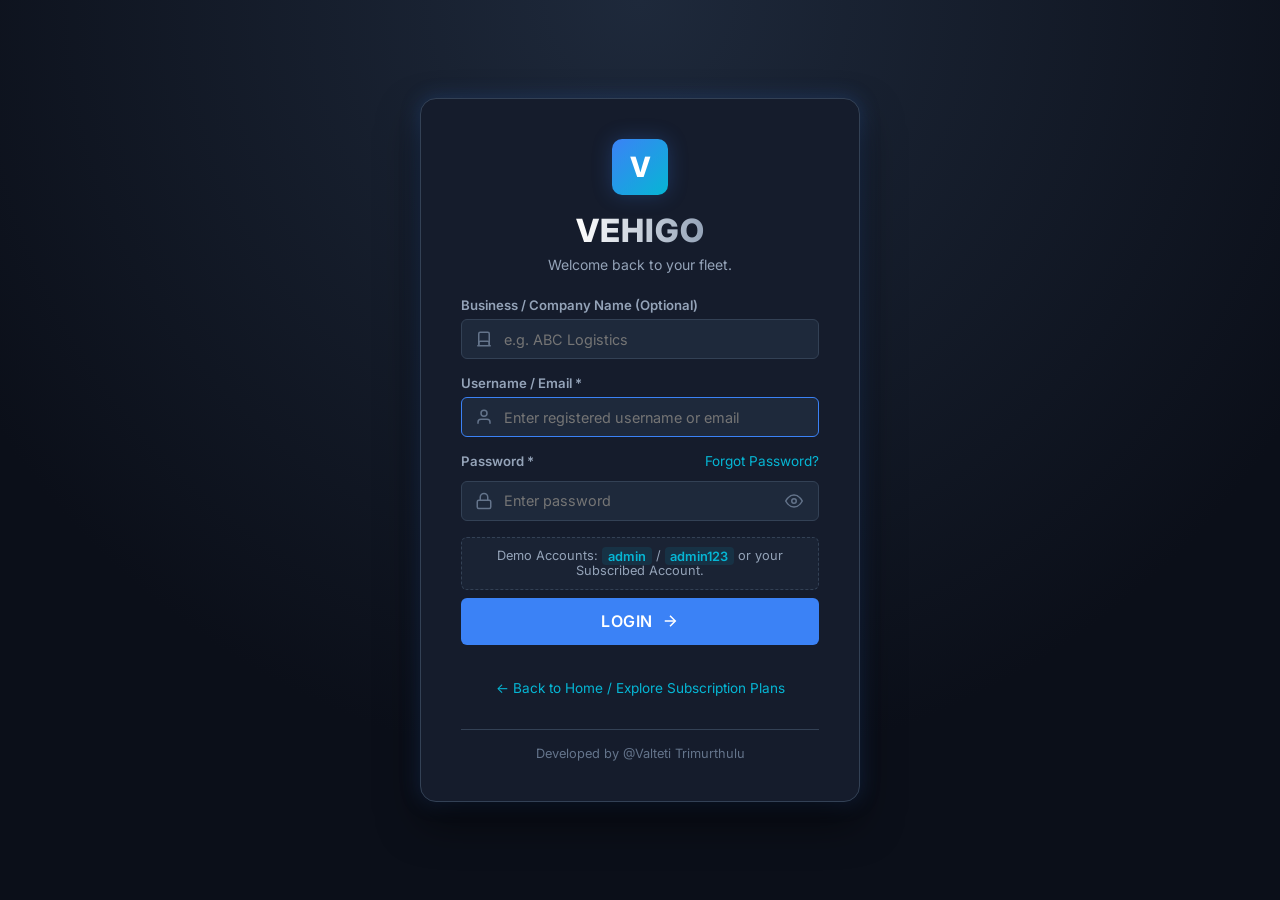
<file: frontend/login.html>
<!DOCTYPE html>
<html lang="en">
<head>
    <meta charset="UTF-8">
    <meta name="viewport" content="width=device-width, initial-scale=1.0">
    <title>Owner Login — VEHIGO Fleet Management Platform</title>
    <link rel="stylesheet" href="css/style.css?v=5.0">
</head>
<body class="login-body">
    <div class="login-container">
        <div class="login-card">
            <div class="login-header">
                <div class="login-brand-icon">V</div>
                <h1 class="login-brand-title">VEHIGO</h1>
                <p class="login-brand-subtitle">Welcome back to your fleet.</p>
            </div>

            <div id="login-error" class="login-error-msg" style="display: none;">
                Invalid username or password
            </div>

            <form id="login-form" class="login-form" onsubmit="return handleLoginFormSubmit(event)">
                <div class="form-group">
                    <label for="businessName">Business / Company Name (Optional)</label>
                    <div class="input-with-icon">
                        <svg viewBox="0 0 24 24" class="input-icon"><path d="M3 21h18"></path><path d="M19 21v-4a2 2 0 0 0-2-2H7a2 2 0 0 0-2 2v4"></path><path d="M5 21V5a2 2 0 0 1 2-2h10a2 2 0 0 1 2 2v16"></path></svg>
                        <input type="text" id="businessName" class="form-control" placeholder="e.g. ABC Logistics">
                    </div>
                </div>

                <div class="form-group">
                    <label for="username">Username / Email *</label>
                    <div class="input-with-icon">
                        <svg viewBox="0 0 24 24" class="input-icon"><path d="M20 21v-2a4 4 0 0 0-4-4H8a4 4 0 0 0-4 4v2"></path><circle cx="12" cy="7" r="4"></circle></svg>
                        <input type="text" id="username" class="form-control" placeholder="Enter registered username or email" required autofocus>
                    </div>
                </div>

                <div class="form-group">
                    <div style="display: flex; justify-content: space-between; align-items: center;">
                        <label for="password" style="margin-bottom: 0;">Password *</label>
                        <a href="#" onclick="openForgotPasswordModal(event)" style="color: var(--accent-cyan); font-size: 0.85rem; text-decoration: none;">Forgot Password?</a>
                    </div>
                    <div class="input-with-icon password-input-wrapper" style="margin-top: 0.35rem;">
                        <svg viewBox="0 0 24 24" class="input-icon"><rect x="3" y="11" width="18" height="11" rx="2" ry="2"></rect><path d="M7 11V7a5 5 0 0 1 10 0v4"></path></svg>
                        <input type="password" id="password" class="form-control" placeholder="Enter password" required>
                        <button type="button" id="toggle-password-btn" class="toggle-password-btn" title="Show/Hide Password" aria-label="Toggle password visibility">
                            <svg id="eye-icon" viewBox="0 0 24 24"><path d="M1 12s4-8 11-8 11 8 11 8-4 8-11 8-11-8-11-8z"></path><circle cx="12" cy="12" r="3"></circle></svg>
                        </button>
                    </div>
                </div>

                <div class="login-demo-hint">
                    <span>Demo Accounts:</span> <code>admin</code> / <code>admin123</code> or your Subscribed Account.
                </div>

                <button type="submit" onclick="return handleLoginFormSubmit(event)" class="btn btn-primary btn-block btn-login">
                    <span>LOGIN</span>
                    <svg viewBox="0 0 24 24" width="18" height="18" style="stroke: currentColor; fill: none; stroke-width: 2;"><line x1="5" y1="12" x2="19" y2="12"></line><polyline points="12 5 19 12 12 19"></polyline></svg>
                </button>
            </form>

            <div style="text-align: center; margin-top: 0.5rem;">
                <a href="home.html" style="color: var(--accent-cyan); text-decoration: none; font-size: 0.85rem;">← Back to Home / Explore Subscription Plans</a>
            </div>

            <footer class="login-footer">
                Developed by @Valteti Trimurthulu
            </footer>
        </div>
    </div>

    <!-- Reset Password Modal Overlay -->
    <div id="forgot-password-modal" class="modal-overlay" style="display: none;">
        <div class="modal-content qr-modal-card" style="max-width: 420px; border-top: 4px solid var(--accent-cyan);">
            <div class="modal-header" style="text-align: center; border-bottom: 1px solid var(--border-color); padding-bottom: 0.85rem;">
                <h3 style="font-size: 1.35rem; font-weight: 800;">Reset Account Password</h3>
                <p style="font-size: 0.85rem; color: var(--text-secondary); margin-top: 0.25rem;">Enter your registered username/email and choose a new password.</p>
            </div>

            <div id="reset-modal-error" class="login-error-msg" style="display: none; margin-top: 1rem;"></div>

            <form id="reset-password-form" onsubmit="return handleResetPasswordSubmit(event)" style="display: flex; flex-direction: column; gap: 1rem; margin-top: 1rem;">
                <div class="form-group">
                    <label for="reset-username">Registered Username / Email *</label>
                    <input type="text" id="reset-username" class="form-control" placeholder="e.g. abclogistics or owner@example.com" required>
                </div>
                <div class="form-group">
                    <label for="reset-new-password">New Password *</label>
                    <input type="password" id="reset-new-password" class="form-control" placeholder="Enter new password" required>
                </div>
                <div class="form-group">
                    <label for="reset-confirm-password">Confirm New Password *</label>
                    <input type="password" id="reset-confirm-password" class="form-control" placeholder="Re-enter new password" required>
                </div>

                <div style="display: flex; flex-direction: column; gap: 0.65rem; margin-top: 0.5rem;">
                    <button type="submit" class="btn btn-primary btn-block btn-lg" style="justify-content: center;">
                        <span>Reset & Update Password</span>
                    </button>
                    <button type="button" onclick="closeForgotPasswordModal()" class="btn btn-secondary btn-block" style="justify-content: center;">
                        Cancel
                    </button>
                </div>
            </form>
        </div>
    </div>

    <script src="js/api.js?v=5.0"></script>
    <script src="js/auth.js?v=5.0"></script>
    <script>
        function handleLoginFormSubmit(e) {
            if (e) {
                e.preventDefault();
                e.stopPropagation();
            }

            const errorMsg = document.getElementById('login-error');
            if (errorMsg) errorMsg.style.display = 'none';

            const username = (document.getElementById('username')?.value || '').trim();
            const password = (document.getElementById('password')?.value || '').trim();
            const businessName = (document.getElementById('businessName')?.value || 'My Fleet').trim();

            if (!username || !password) {
                if (errorMsg) {
                    errorMsg.textContent = 'Please enter both username and password';
                    errorMsg.style.display = 'block';
                }
                return false;
            }

            sessionStorage.setItem('vehigo_user', username);
            sessionStorage.setItem('vehigo_business', businessName || 'My Fleet Operations');

            try {
                if (typeof API !== 'undefined' && API.post) {
                    API.post('/auth/login', { businessName, username, password })
                       .then(res => {
                           if (res && res.authenticated === false) {
                               sessionStorage.removeItem('vehigo_user');
                               if (errorMsg) {
                                   errorMsg.textContent = res.message || 'Invalid username or password. Click "Forgot Password?" to reset.';
                                   errorMsg.style.display = 'block';
                               }
                           }
                       })
                       .catch(err => console.warn("Background auth sync:", err));
                }
            } catch(err) {}

            window.location.href = 'index.html';
            return false;
        }

        function openForgotPasswordModal(e) {
            if (e) e.preventDefault();
            const modal = document.getElementById('forgot-password-modal');
            const prefillUser = document.getElementById('username')?.value || '';
            const resetUserInput = document.getElementById('reset-username');
            if (resetUserInput && prefillUser) resetUserInput.value = prefillUser;
            if (modal) modal.style.display = 'flex';
        }

        function closeForgotPasswordModal() {
            const modal = document.getElementById('forgot-password-modal');
            if (modal) modal.style.display = 'none';
        }

        async function handleResetPasswordSubmit(e) {
            if (e) e.preventDefault();

            const username = document.getElementById('reset-username')?.value.trim();
            const newPassword = document.getElementById('reset-new-password')?.value.trim();
            const confirmPassword = document.getElementById('reset-confirm-password')?.value.trim();
            const modalError = document.getElementById('reset-modal-error');

            if (modalError) modalError.style.display = 'none';

            if (!username || !newPassword || !confirmPassword) {
                showResetError("Please fill in all reset fields.");
                return false;
            }

            if (newPassword !== confirmPassword) {
                showResetError("New passwords do not match. Please re-type.");
                return false;
            }

            try {
                if (typeof API !== 'undefined' && API.post) {
                    await API.post('/subscriptions/reset-password', { username, newPassword });
                }
            } catch (err) {
                console.warn("Reset password API fallback:", err);
            }

            closeForgotPasswordModal();
            showToast("Password updated successfully! You can now login.", "success");
            document.getElementById('username').value = username;
            document.getElementById('password').value = newPassword;
            return false;

            function showResetError(msg) {
                if (modalError) {
                    modalError.textContent = msg;
                    modalError.style.display = 'block';
                }
            }
        }
    </script>
</body>
</html>
</file>
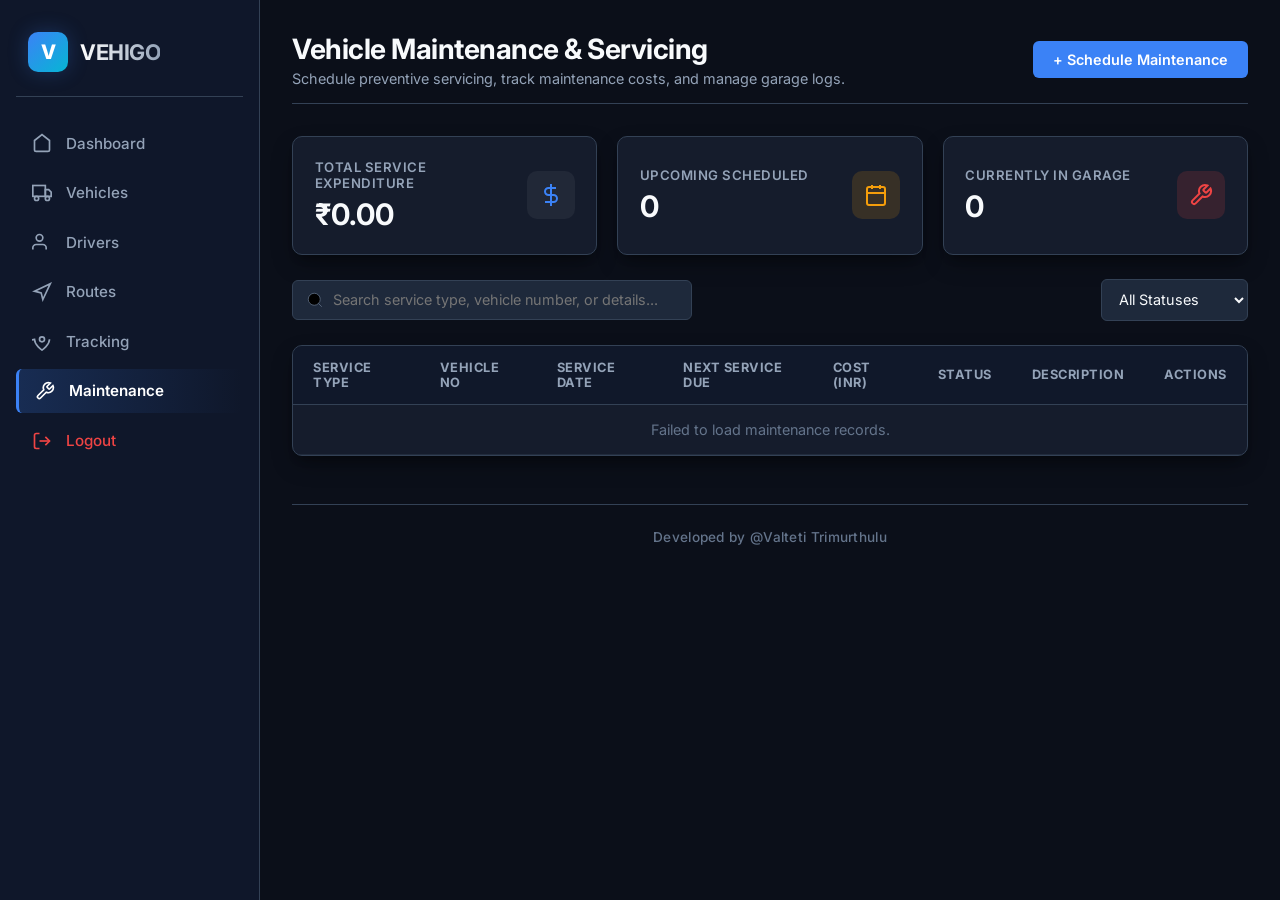
<file: frontend/maintenance.html>
<!DOCTYPE html>
<html lang="en">
<head>
    <meta charset="UTF-8">
    <meta name="viewport" content="width=device-width, initial-scale=1.0">
    <title>Maintenance — VEHIGO Platform</title>
    <link rel="stylesheet" href="css/style.css">
</head>
<body>
    <div class="app-container">
        <!-- Sidebar Navigation -->
        <aside class="sidebar">
            <div class="brand">
                <div class="brand-icon">V</div>
                <div class="brand-text">VEHIGO</div>
            </div>
            <ul class="nav-list">
                <li><a href="index.html" class="nav-link"><svg viewBox="0 0 24 24"><path d="M3 9l9-7 9 7v11a2 2 0 0 1-2 2H5a2 2 0 0 1-2-2z"></path></svg><span>Dashboard</span></a></li>
                <li><a href="vehicles.html" class="nav-link"><svg viewBox="0 0 24 24"><rect x="1" y="3" width="15" height="13"></rect><polygon points="16 8 20 8 23 11 23 16 16 16 16 8"></polygon><circle cx="5.5" cy="18.5" r="2.5"></circle><circle cx="18.5" cy="18.5" r="2.5"></circle></svg><span>Vehicles</span></a></li>
                <li><a href="drivers.html" class="nav-link"><svg viewBox="0 0 24 24"><path d="M17 21v-2a4 4 0 0 0-4-4H5a4 4 0 0 0-4 4v2"></path><circle cx="9" cy="7" r="4"></circle></svg><span>Drivers</span></a></li>
                <li><a href="routes.html" class="nav-link"><svg viewBox="0 0 24 24"><polygon points="3 11 22 2 13 21 11 13 3 11"></polygon></svg><span>Routes</span></a></li>
                <li><a href="tracking.html" class="nav-link"><svg viewBox="0 0 24 24"><path d="M21 10c0 7-9 13-9 13s-9-6-9-13a9 9 9 0 0 1 18 0z"></path><circle cx="12" cy="10" r="3"></circle></svg><span>Tracking</span></a></li>
                <li><a href="maintenance.html" class="nav-link active"><svg viewBox="0 0 24 24"><path d="M14.7 6.3a1 1 0 0 0 0 1.4l1.6 1.6a1 1 0 0 0 1.4 0l3.77-3.77a6 6 0 0 1-7.94 7.94l-6.91 6.91a2.12 2.12 0 0 1-3-3l6.91-6.91a6 6 0 0 1 7.94-7.94l-3.76 3.76z"></path></svg><span>Maintenance</span></a></li>
                <li><a href="#" onclick="logout(); return false;" class="nav-link nav-logout"><svg viewBox="0 0 24 24" style="stroke: currentColor; fill: none; stroke-width: 2;"><path d="M9 21H5a2 2 0 0 1-2-2V5a2 2 0 0 1 2-2h4"></path><polyline points="16 17 21 12 16 7"></polyline><line x1="21" y1="12" x2="9" y2="12"></line></svg><span>Logout</span></a></li>
            </ul>
        </aside>

        <!-- Main Content -->
        <main class="main-content">
            <header class="page-header">
                <div>
                    <h1 class="page-title">Vehicle Maintenance & Servicing</h1>
                    <p class="page-subtitle">Schedule preventive servicing, track maintenance costs, and manage garage logs.</p>
                </div>
                <button class="btn btn-primary" onclick="openAddMaintenanceModal()">+ Schedule Maintenance</button>
            </header>

            <!-- Metrics Bar -->
            <div class="stats-grid" style="grid-template-columns: repeat(3, 1fr); margin-bottom: 1.5rem;">
                <div class="stat-card">
                    <div class="stat-info">
                        <div class="stat-label">Total Service Expenditure</div>
                        <div class="stat-value" id="metric-total-cost">₹0.00</div>
                    </div>
                    <div class="stat-icon"><svg viewBox="0 0 24 24"><line x1="12" y1="1" x2="12" y2="23"></line><path d="M17 5H9.5a3.5 3.5 0 0 0 0 7h5a3.5 3.5 0 0 1 0 7H6"></path></svg></div>
                </div>
                <div class="stat-card">
                    <div class="stat-info">
                        <div class="stat-label">Upcoming Scheduled</div>
                        <div class="stat-value" id="metric-upcoming">0</div>
                    </div>
                    <div class="stat-icon" style="background: rgba(245, 158, 11, 0.15);">
                        <svg viewBox="0 0 24 24" style="stroke: #f59e0b;"><rect x="3" y="4" width="18" height="18" rx="2" ry="2"></rect><line x1="16" y1="2" x2="16" y2="6"></line><line x1="8" y1="2" x2="8" y2="6"></line><line x1="3" y1="10" x2="21" y2="10"></line></svg>
                    </div>
                </div>
                <div class="stat-card">
                    <div class="stat-info">
                        <div class="stat-label">Currently In Garage</div>
                        <div class="stat-value" id="metric-in-progress">0</div>
                    </div>
                    <div class="stat-icon" style="background: rgba(239, 68, 68, 0.15);">
                        <svg viewBox="0 0 24 24" style="stroke: #ef4444;"><path d="M14.7 6.3a1 1 0 0 0 0 1.4l1.6 1.6a1 1 0 0 0 1.4 0l3.77-3.77a6 6 0 0 1-7.94 7.94l-6.91 6.91a2.12 2.12 0 0 1-3-3l6.91-6.91a6 6 0 0 1 7.94-7.94l-3.76 3.76z"></path></svg>
                    </div>
                </div>
            </div>

            <!-- Toolbar & Search -->
            <div class="toolbar">
                <div class="search-box">
                    <svg viewBox="0 0 24 24"><circle cx="11" cy="11" r="8"></circle><line x1="21" y1="21" x2="16.65" y2="16.65"></line></svg>
                    <input type="text" id="search-input" placeholder="Search service type, vehicle number, or details...">
                </div>

                <div class="filter-group">
                    <select id="status-filter" class="form-control">
                        <option value="">All Statuses</option>
                        <option value="SCHEDULED">SCHEDULED</option>
                        <option value="IN_PROGRESS">IN_PROGRESS</option>
                        <option value="COMPLETED">COMPLETED</option>
                        <option value="CANCELLED">CANCELLED</option>
                    </select>
                </div>
            </div>

            <!-- Maintenance Table -->
            <div class="table-container">
                <table class="data-table">
                    <thead>
                        <tr>
                            <th>Service Type</th>
                            <th>Vehicle No</th>
                            <th>Service Date</th>
                            <th>Next Service Due</th>
                            <th>Cost (INR)</th>
                            <th>Status</th>
                            <th>Description</th>
                            <th>Actions</th>
                        </tr>
                    </thead>
                    <tbody id="maintenance-table-body">
                        <tr><td colspan="8" style="text-align: center; color: var(--text-muted);">Loading maintenance records...</td></tr>
                    </tbody>
                </table>
            </div>

            <!-- Page Footer -->
            <footer class="app-footer">
                Developed by @Valteti Trimurthulu
            </footer>
        </main>
    </div>

    <!-- Modal Form: Add/Edit Maintenance -->
    <div class="modal-overlay" id="maintenance-modal">
        <div class="modal">
            <div class="modal-header">
                <h3 class="modal-title" id="maintenance-modal-title">Schedule Maintenance</h3>
                <button class="modal-close" onclick="closeModal('maintenance-modal')">&times;</button>
            </div>
            <form id="maintenance-form">
                <input type="hidden" id="maintenance-id">
                <div class="form-grid">
                    <div class="form-group">
                        <label>Select Vehicle *</label>
                        <select id="m-vehicle-select" class="form-control" required>
                            <!-- Populated dynamically -->
                        </select>
                    </div>
                    <div class="form-group">
                        <label>Service Type *</label>
                        <input type="text" id="m-service-type" class="form-control" placeholder="e.g. Engine Oil Overhaul" required>
                    </div>
                    <div class="form-group">
                        <label>Service Date</label>
                        <input type="date" id="m-service-date" class="form-control">
                    </div>
                    <div class="form-group">
                        <label>Next Service Date</label>
                        <input type="date" id="m-next-date" class="form-control">
                    </div>
                    <div class="form-group">
                        <label>Estimated / Actual Cost (₹)</label>
                        <input type="number" step="0.01" id="m-cost" class="form-control" placeholder="5000">
                    </div>
                    <div class="form-group">
                        <label>Status</label>
                        <select id="m-status" class="form-control">
                            <option value="SCHEDULED">SCHEDULED</option>
                            <option value="IN_PROGRESS">IN_PROGRESS</option>
                            <option value="COMPLETED">COMPLETED</option>
                            <option value="CANCELLED">CANCELLED</option>
                        </select>
                    </div>
                    <div class="form-group full-width">
                        <label>Service Description</label>
                        <input type="text" id="m-description" class="form-control" placeholder="Details of work required or done...">
                    </div>
                    <div class="form-group full-width">
                        <label>Additional Notes</label>
                        <input type="text" id="m-notes" class="form-control" placeholder="Garage technician comments, invoice numbers, etc.">
                    </div>
                </div>
                <div class="modal-footer">
                    <button type="button" class="btn btn-secondary" onclick="closeModal('maintenance-modal')">Cancel</button>
                    <button type="submit" class="btn btn-primary">Save Maintenance Record</button>
                </div>
            </form>
        </div>
    </div>

    <script src="js/auth.js"></script>
    <script src="js/api.js"></script>
    <script src="js/maintenance.js"></script>
</body>
</html>
</file>
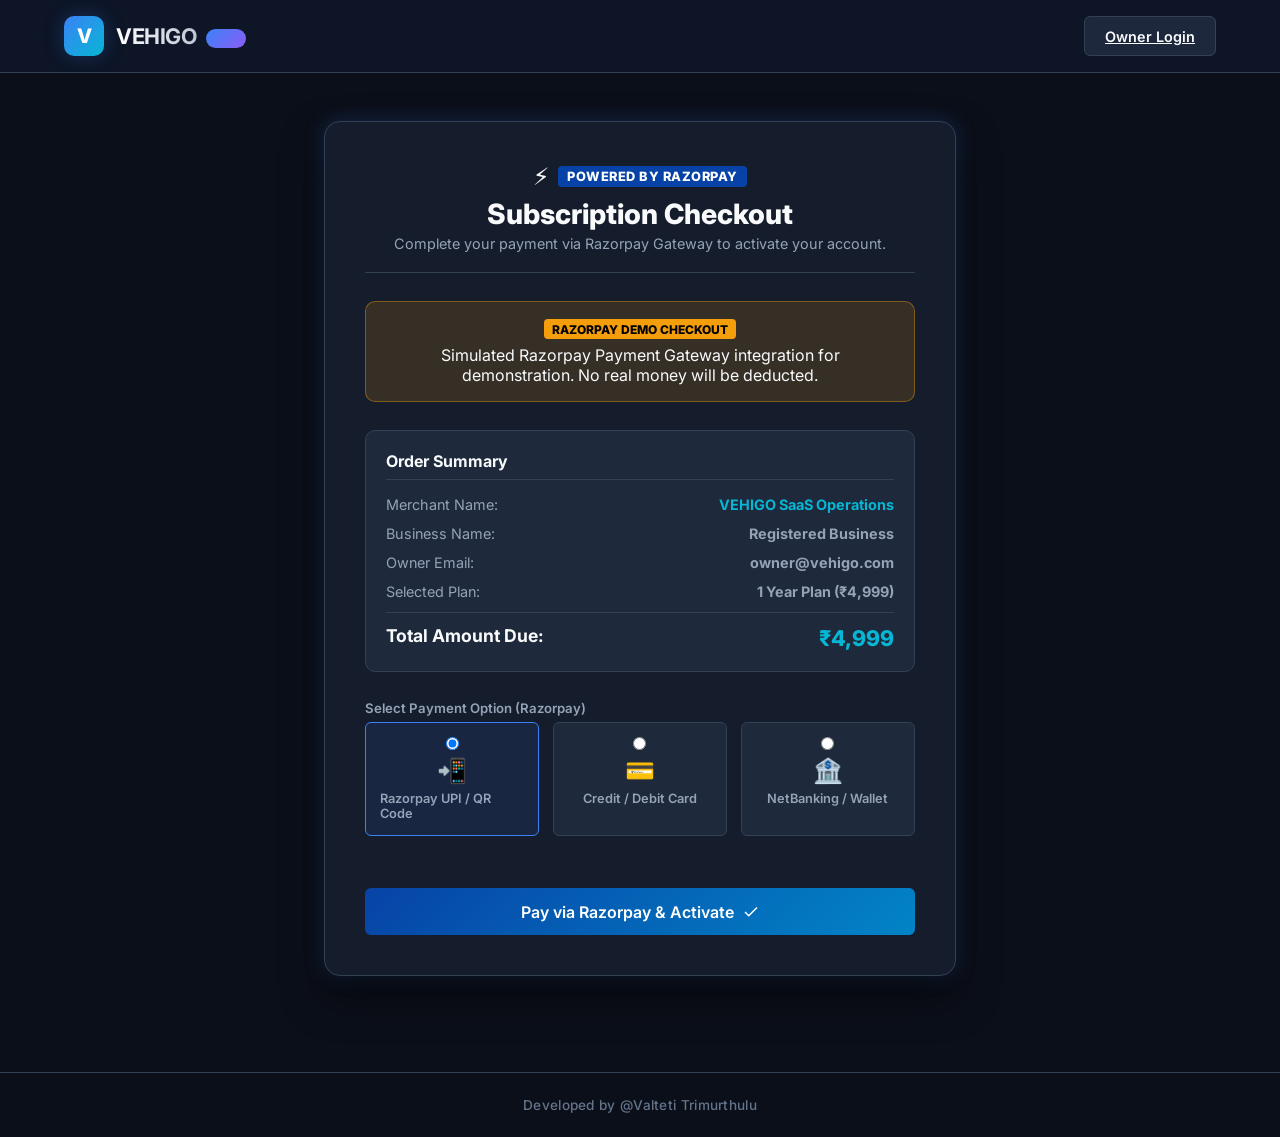
<file: frontend/payment.html>
<!DOCTYPE html>
<html lang="en">
<head>
    <meta charset="UTF-8">
    <meta name="viewport" content="width=device-width, initial-scale=1.0">
    <title>Razorpay Subscription Checkout — VEHIGO SaaS Platform</title>
    <link rel="stylesheet" href="css/style.css?v=6.0">
</head>
<body class="public-body">

    <!-- Header Navbar -->
    <header class="public-header">
        <div class="public-header-container">
            <a href="home.html" class="brand-link">
                <div class="brand-icon">V</div>
                <div class="brand-text">VEHIGO <span class="saas-badge">SaaS</span></div>
            </a>
            <div class="public-auth-btns">
                <a href="login.html" class="btn btn-secondary">Owner Login</a>
            </div>
        </div>
    </header>

    <div class="registration-container">
        <div class="registration-card">
            <div class="registration-header">
                <div style="display: flex; align-items: center; justify-content: center; gap: 0.5rem; margin-bottom: 0.35rem;">
                    <span style="font-size: 1.5rem;">⚡</span>
                    <span style="font-size: 0.8rem; font-weight: 800; background: #0743a6; color: #fff; padding: 0.2rem 0.6rem; border-radius: 4px; letter-spacing: 0.5px;">POWERED BY RAZORPAY</span>
                </div>
                <h1 class="registration-title">Subscription Checkout</h1>
                <p class="registration-subtitle">Complete your payment via Razorpay Gateway to activate your account.</p>
            </div>

            <!-- Demo Mode Warning Banner -->
            <div class="demo-payment-banner">
                <span class="banner-badge">RAZORPAY DEMO CHECKOUT</span>
                <p>Simulated Razorpay Payment Gateway integration for demonstration. No real money will be deducted.</p>
            </div>

            <!-- Order Summary Card -->
            <div class="order-summary-card">
                <h2 class="summary-card-title">Order Summary</h2>
                <div class="summary-row">
                    <span>Merchant Name:</span>
                    <strong style="color: var(--accent-cyan);">VEHIGO SaaS Operations</strong>
                </div>
                <div class="summary-row">
                    <span>Business Name:</span>
                    <strong id="pay-business">Registered Business</strong>
                </div>
                <div class="summary-row">
                    <span>Owner Email:</span>
                    <strong id="pay-email">owner@vehigo.com</strong>
                </div>
                <div class="summary-row">
                    <span>Selected Plan:</span>
                    <strong id="pay-plan">1 Year Plan (₹4,999)</strong>
                </div>
                <div class="summary-row total-row">
                    <span>Total Amount Due:</span>
                    <span id="pay-amount" class="total-amount">₹4,999</span>
                </div>
            </div>

            <!-- Razorpay Payment Method Selector -->
            <form id="payment-form" onsubmit="return handleProceedPayment(event)" style="display: flex; flex-direction: column; gap: 1.25rem;">
                <input type="hidden" id="subscription-id">

                <div class="form-group">
                    <label>Select Payment Option (Razorpay)</label>
                    <div class="payment-methods-grid">
                        <label class="payment-method-card active" id="card-option">
                            <input type="radio" name="payMethod" value="RAZORPAY_UPI" checked>
                            <span class="method-icon">📲</span>
                            <span class="method-name">Razorpay UPI / QR Code</span>
                        </label>
                        <label class="payment-method-card" id="card-option-2">
                            <input type="radio" name="payMethod" value="RAZORPAY_CARD">
                            <span class="method-icon">💳</span>
                            <span class="method-name">Credit / Debit Card</span>
                        </label>
                        <label class="payment-method-card" id="card-option-3">
                            <input type="radio" name="payMethod" value="RAZORPAY_NETBANKING">
                            <span class="method-icon">🏦</span>
                            <span class="method-name">NetBanking / Wallet</span>
                        </label>
                    </div>
                </div>

                <div class="registration-actions">
                    <button type="submit" onclick="return handleProceedPayment(event)" class="btn btn-primary btn-block btn-lg" style="justify-content: center; background: linear-gradient(135deg, #0743a6, #0284c7);">
                        <span>Pay via Razorpay & Activate</span>
                        <svg viewBox="0 0 24 24" width="18" height="18" style="stroke: currentColor; fill: none; stroke-width: 2;"><polyline points="20 6 9 17 4 12"></polyline></svg>
                    </button>
                </div>
            </form>
        </div>
    </div>

    <!-- Page Footer -->
    <footer class="app-footer">
        Developed by @Valteti Trimurthulu
    </footer>

    <script src="js/api.js?v=6.0"></script>
    <script src="js/payment.js?v=6.0"></script>
    <script>
        function handleProceedPayment(e) {
            if (e) {
                e.preventDefault();
                e.stopPropagation();
            }

            const subId = sessionStorage.getItem('last_sub_id') || 'DEMO-SUB-ID';

            // Instant 0ms Redirect to Confirmation Screen
            window.location.href = `confirmation.html?id=${subId}`;
            return false;
        }

        function confirmQrPayment() {
            return handleProceedPayment(null);
        }

        document.addEventListener('DOMContentLoaded', () => {
            const biz = sessionStorage.getItem('last_reg_biz') || localStorage.getItem('last_reg_biz');
            if (biz) {
                const bizEl = document.getElementById('pay-business');
                if (bizEl) bizEl.textContent = biz;
            }
        });
    </script>
</body>
</html>
</file>
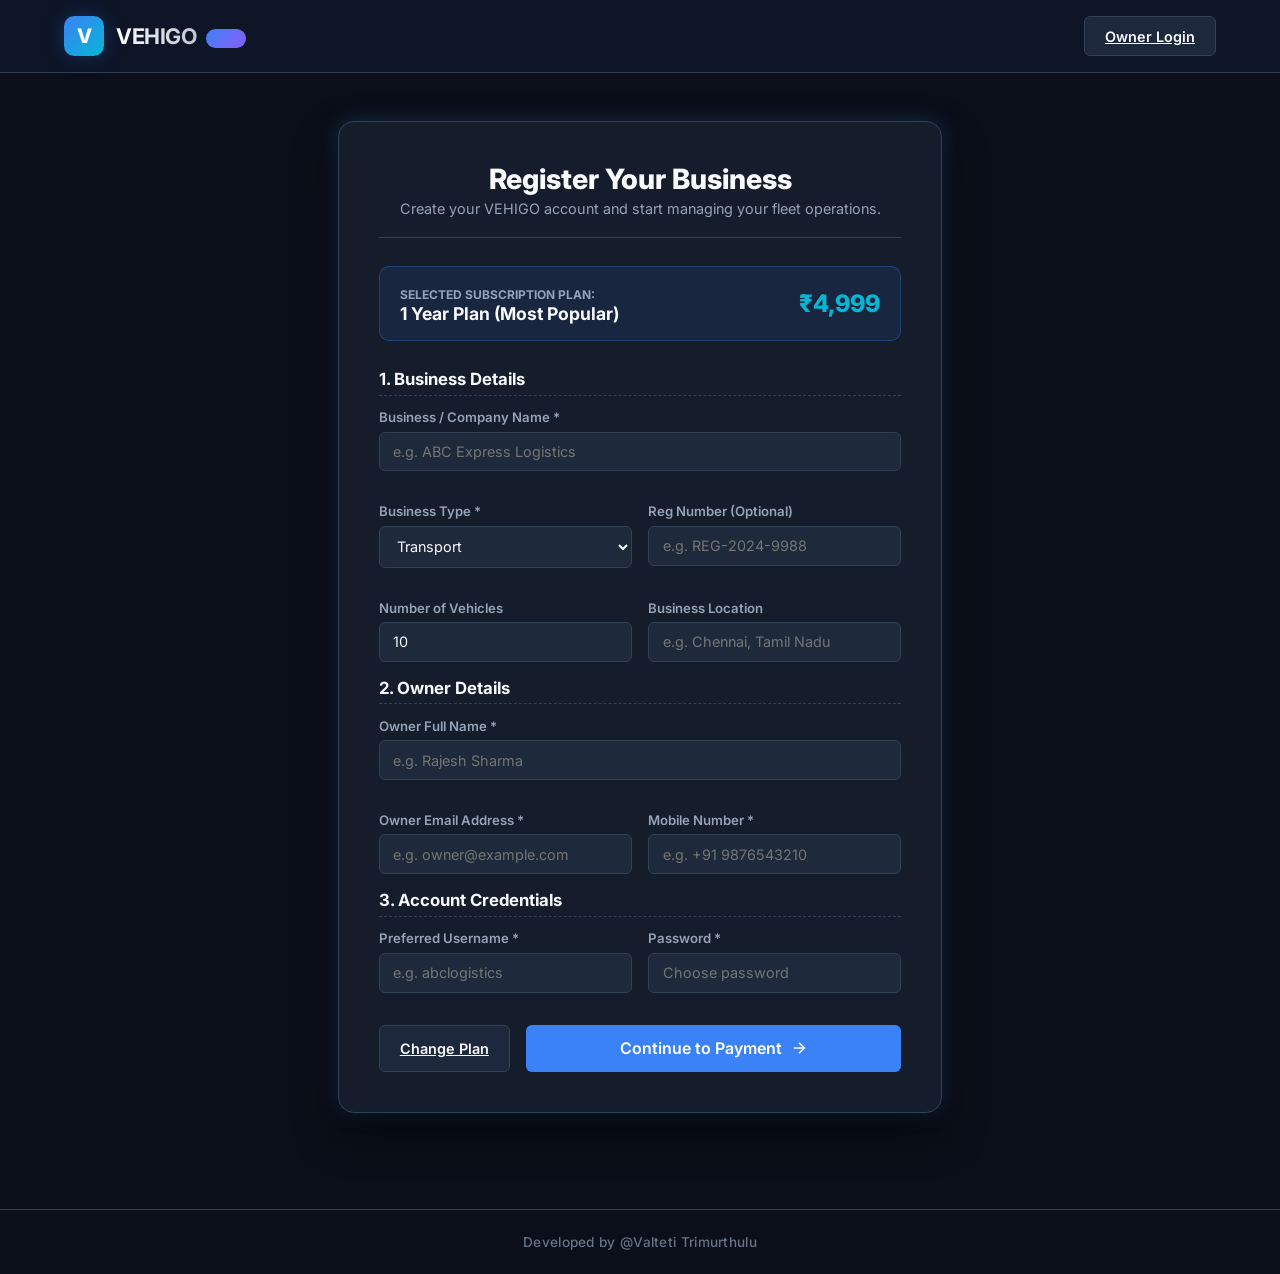
<file: frontend/register.html>
<!DOCTYPE html>
<html lang="en">
<head>
    <meta charset="UTF-8">
    <meta name="viewport" content="width=device-width, initial-scale=1.0">
    <title>Business Registration — VEHIGO SaaS Platform</title>
    <link rel="stylesheet" href="css/style.css?v=6.0">
</head>
<body class="public-body">

    <!-- Header Navbar -->
    <header class="public-header">
        <div class="public-header-container">
            <a href="home.html" class="brand-link">
                <div class="brand-icon">V</div>
                <div class="brand-text">VEHIGO <span class="saas-badge">SaaS</span></div>
            </a>
            <div class="public-auth-btns">
                <a href="login.html" class="btn btn-secondary">Owner Login</a>
            </div>
        </div>
    </header>

    <!-- Registration Form Container -->
    <div class="registration-container">
        <div class="registration-card">
            <div class="registration-header">
                <h1 class="registration-title">Register Your Business</h1>
                <p class="registration-subtitle">Create your VEHIGO account and start managing your fleet operations.</p>
            </div>

            <!-- Selected Subscription Plan Badge -->
            <div class="plan-summary-box">
                <div>
                    <span class="plan-summary-label">Selected Subscription Plan:</span>
                    <h3 id="summary-plan-title" class="plan-summary-title">1 Year Plan</h3>
                </div>
                <div id="summary-plan-price" class="plan-summary-amount">₹4,999</div>
            </div>

            <div id="register-error" class="login-error-msg" style="display: none;"></div>

            <form id="registration-form" class="registration-form" onsubmit="return handleRegisterFormSubmit(event)">
                <input type="hidden" id="selected-plan-input" value="1_YEAR">

                <!-- Section 1: Business Details -->
                <div class="form-section">
                    <h2 class="form-section-title">1. Business Details</h2>
                    <div class="form-grid">
                        <div class="form-group full-width">
                            <label for="businessName">Business / Company Name *</label>
                            <input type="text" id="businessName" class="form-control" placeholder="e.g. ABC Express Logistics" required>
                        </div>
                        <div class="form-group">
                            <label for="businessType">Business Type *</label>
                            <select id="businessType" class="form-control" required>
                                <option value="Transport">Transport</option>
                                <option value="Logistics">Logistics</option>
                                <option value="Travel">Travel & Tour</option>
                                <option value="School/College Transport">School / College Transport</option>
                                <option value="Delivery">Delivery Services</option>
                                <option value="Rental">Rental Vehicles</option>
                                <option value="Other">Other</option>
                            </select>
                        </div>
                        <div class="form-group">
                            <label for="businessRegNumber">Reg Number (Optional)</label>
                            <input type="text" id="businessRegNumber" class="form-control" placeholder="e.g. REG-2024-9988">
                        </div>
                        <div class="form-group">
                            <label for="vehicleCount">Number of Vehicles</label>
                            <input type="number" id="vehicleCount" class="form-control" placeholder="10" min="1" max="1000" value="10">
                        </div>
                        <div class="form-group">
                            <label for="location">Business Location</label>
                            <input type="text" id="location" class="form-control" placeholder="e.g. Chennai, Tamil Nadu">
                        </div>
                    </div>
                </div>

                <!-- Section 2: Owner Details -->
                <div class="form-section">
                    <h2 class="form-section-title">2. Owner Details</h2>
                    <div class="form-grid">
                        <div class="form-group full-width">
                            <label for="ownerName">Owner Full Name *</label>
                            <input type="text" id="ownerName" class="form-control" placeholder="e.g. Rajesh Sharma" required>
                        </div>
                        <div class="form-group">
                            <label for="ownerEmail">Owner Email Address *</label>
                            <input type="email" id="ownerEmail" class="form-control" placeholder="e.g. owner@example.com" required>
                        </div>
                        <div class="form-group">
                            <label for="phone">Mobile Number *</label>
                            <input type="tel" id="phone" class="form-control" placeholder="e.g. +91 9876543210" required>
                        </div>
                    </div>
                </div>

                <!-- Section 3: Account Credentials -->
                <div class="form-section">
                    <h2 class="form-section-title">3. Account Credentials</h2>
                    <div class="form-grid">
                        <div class="form-group">
                            <label for="username">Preferred Username *</label>
                            <input type="text" id="username" class="form-control" placeholder="e.g. abclogistics" required>
                        </div>
                        <div class="form-group">
                            <label for="password">Password *</label>
                            <input type="password" id="password" class="form-control" placeholder="Choose password" required>
                        </div>
                    </div>
                </div>

                <div class="registration-actions">
                    <a href="home.html#pricing" class="btn btn-secondary">Change Plan</a>
                    <button type="submit" onclick="return handleRegisterFormSubmit(event)" class="btn btn-primary btn-lg" style="flex: 1; justify-content: center;">
                        <span>Continue to Payment</span>
                        <svg viewBox="0 0 24 24" width="18" height="18" style="stroke: currentColor; fill: none; stroke-width: 2;"><line x1="5" y1="12" x2="19" y2="12"></line><polyline points="12 5 19 12 12 19"></polyline></svg>
                    </button>
                </div>
            </form>
        </div>
    </div>

    <!-- Page Footer -->
    <footer class="app-footer">
        Developed by @Valteti Trimurthulu
    </footer>

    <script src="js/api.js?v=6.0"></script>
    <script src="js/register.js?v=6.0"></script>
    <script>
        function handleRegisterFormSubmit(e) {
            if (e) {
                e.preventDefault();
                e.stopPropagation();
            }

            const businessName = (document.getElementById('businessName')?.value || 'My Transport Business').trim();
            const username = (document.getElementById('username')?.value || 'owner').trim();

            const tempId = 'SUB-' + Math.floor(Math.random() * 1000000);
            sessionStorage.setItem('last_sub_id', tempId);
            sessionStorage.setItem('last_reg_user', username);
            sessionStorage.setItem('last_reg_biz', businessName);
            localStorage.setItem('last_reg_user', username);
            localStorage.setItem('last_reg_biz', businessName);

            // INSTANT 0ms REDIRECT TO PAYMENT CHECKOUT PAGE
            window.location.href = `payment.html?id=${tempId}`;
            return false;
        }
    </script>
</body>
</html>
</file>
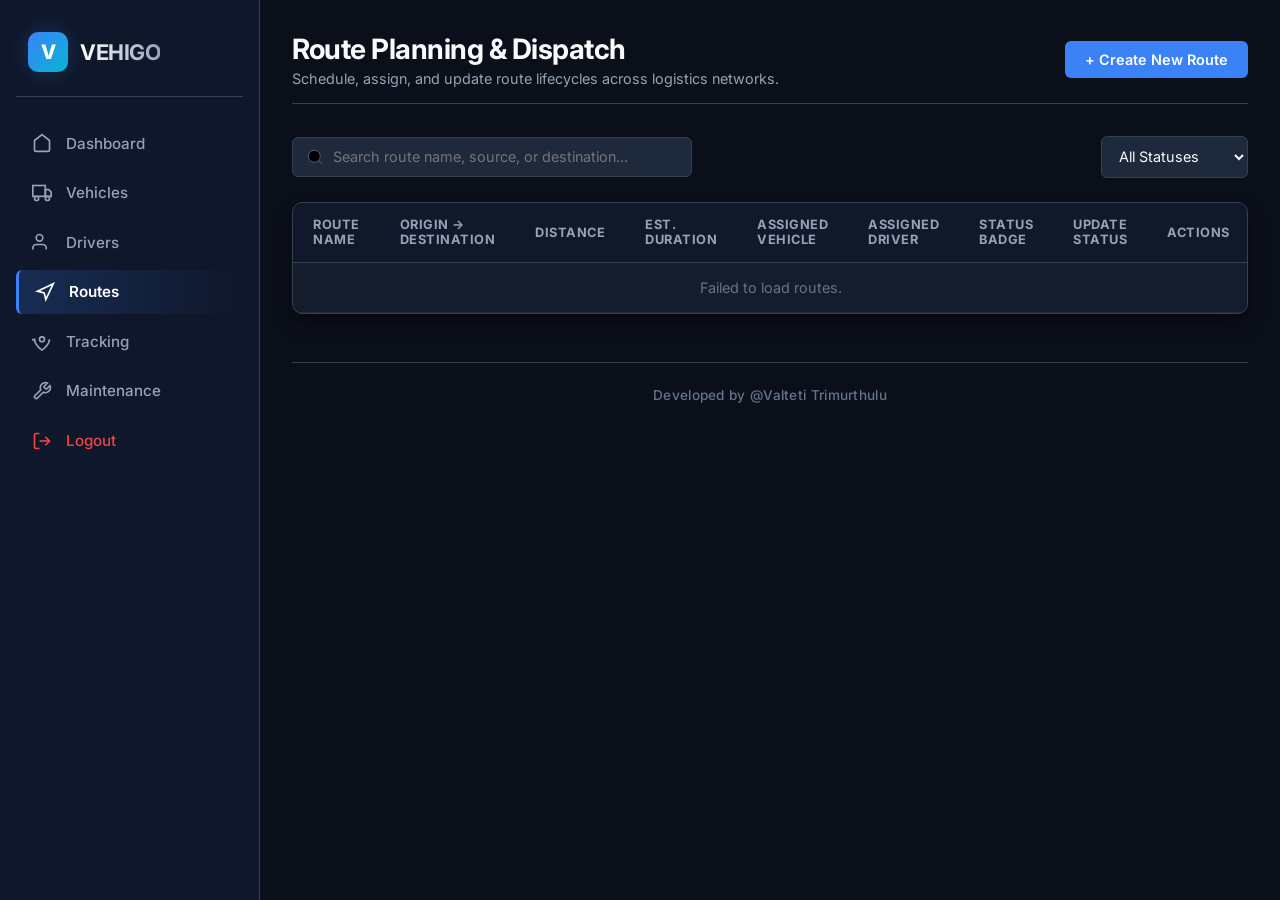
<file: frontend/routes.html>
<!DOCTYPE html>
<html lang="en">
<head>
    <meta charset="UTF-8">
    <meta name="viewport" content="width=device-width, initial-scale=1.0">
    <title>Routes — VEHIGO Management Platform</title>
    <link rel="stylesheet" href="css/style.css">
</head>
<body>
    <div class="app-container">
        <!-- Sidebar Navigation -->
        <aside class="sidebar">
            <div class="brand">
                <div class="brand-icon">V</div>
                <div class="brand-text">VEHIGO</div>
            </div>
            <ul class="nav-list">
                <li><a href="index.html" class="nav-link"><svg viewBox="0 0 24 24"><path d="M3 9l9-7 9 7v11a2 2 0 0 1-2 2H5a2 2 0 0 1-2-2z"></path></svg><span>Dashboard</span></a></li>
                <li><a href="vehicles.html" class="nav-link"><svg viewBox="0 0 24 24"><rect x="1" y="3" width="15" height="13"></rect><polygon points="16 8 20 8 23 11 23 16 16 16 16 8"></polygon><circle cx="5.5" cy="18.5" r="2.5"></circle><circle cx="18.5" cy="18.5" r="2.5"></circle></svg><span>Vehicles</span></a></li>
                <li><a href="drivers.html" class="nav-link"><svg viewBox="0 0 24 24"><path d="M17 21v-2a4 4 0 0 0-4-4H5a4 4 0 0 0-4 4v2"></path><circle cx="9" cy="7" r="4"></circle></svg><span>Drivers</span></a></li>
                <li><a href="routes.html" class="nav-link active"><svg viewBox="0 0 24 24"><polygon points="3 11 22 2 13 21 11 13 3 11"></polygon></svg><span>Routes</span></a></li>
                <li><a href="tracking.html" class="nav-link"><svg viewBox="0 0 24 24"><path d="M21 10c0 7-9 13-9 13s-9-6-9-13a9 9 9 0 0 1 18 0z"></path><circle cx="12" cy="10" r="3"></circle></svg><span>Tracking</span></a></li>
                <li><a href="maintenance.html" class="nav-link"><svg viewBox="0 0 24 24"><path d="M14.7 6.3a1 1 0 0 0 0 1.4l1.6 1.6a1 1 0 0 0 1.4 0l3.77-3.77a6 6 0 0 1-7.94 7.94l-6.91 6.91a2.12 2.12 0 0 1-3-3l6.91-6.91a6 6 0 0 1 7.94-7.94l-3.76 3.76z"></path></svg><span>Maintenance</span></a></li>
                <li><a href="#" onclick="logout(); return false;" class="nav-link nav-logout"><svg viewBox="0 0 24 24" style="stroke: currentColor; fill: none; stroke-width: 2;"><path d="M9 21H5a2 2 0 0 1-2-2V5a2 2 0 0 1 2-2h4"></path><polyline points="16 17 21 12 16 7"></polyline><line x1="21" y1="12" x2="9" y2="12"></line></svg><span>Logout</span></a></li>
            </ul>
        </aside>

        <!-- Main Content -->
        <main class="main-content">
            <header class="page-header">
                <div>
                    <h1 class="page-title">Route Planning & Dispatch</h1>
                    <p class="page-subtitle">Schedule, assign, and update route lifecycles across logistics networks.</p>
                </div>
                <button class="btn btn-primary" onclick="openAddRouteModal()">+ Create New Route</button>
            </header>

            <!-- Toolbar & Search -->
            <div class="toolbar">
                <div class="search-box">
                    <svg viewBox="0 0 24 24"><circle cx="11" cy="11" r="8"></circle><line x1="21" y1="21" x2="16.65" y2="16.65"></line></svg>
                    <input type="text" id="search-input" placeholder="Search route name, source, or destination...">
                </div>

                <div class="filter-group">
                    <select id="status-filter" class="form-control">
                        <option value="">All Statuses</option>
                        <option value="PLANNED">PLANNED</option>
                        <option value="IN_PROGRESS">IN_PROGRESS</option>
                        <option value="COMPLETED">COMPLETED</option>
                        <option value="CANCELLED">CANCELLED</option>
                    </select>
                </div>
            </div>

            <!-- Routes Table -->
            <div class="table-container">
                <table class="data-table">
                    <thead>
                        <tr>
                            <th>Route Name</th>
                            <th>Origin → Destination</th>
                            <th>Distance</th>
                            <th>Est. Duration</th>
                            <th>Assigned Vehicle</th>
                            <th>Assigned Driver</th>
                            <th>Status Badge</th>
                            <th>Update Status</th>
                            <th>Actions</th>
                        </tr>
                    </thead>
                    <tbody id="routes-table-body">
                        <tr><td colspan="9" style="text-align: center; color: var(--text-muted);">Loading routes...</td></tr>
                    </tbody>
                </table>
            </div>

            <!-- Page Footer -->
            <footer class="app-footer">
                Developed by @Valteti Trimurthulu
            </footer>
        </main>
    </div>

    <!-- Modal Form: Add/Edit Route -->
    <div class="modal-overlay" id="route-modal">
        <div class="modal">
            <div class="modal-header">
                <h3 class="modal-title" id="route-modal-title">Create New Route</h3>
                <button class="modal-close" onclick="closeModal('route-modal')">&times;</button>
            </div>
            <form id="route-form">
                <input type="hidden" id="route-id">
                <div class="form-grid">
                    <div class="form-group full-width">
                        <label>Route Name *</label>
                        <input type="text" id="route-name" class="form-control" placeholder="e.g. Chennai Express Freight" required>
                    </div>
                    <div class="form-group">
                        <label>Source Location *</label>
                        <input type="text" id="route-source" class="form-control" placeholder="e.g. Chennai Port" required>
                    </div>
                    <div class="form-group">
                        <label>Destination Location *</label>
                        <input type="text" id="route-destination" class="form-control" placeholder="e.g. Bangalore Hub" required>
                    </div>
                    <div class="form-group">
                        <label>Distance (km)</label>
                        <input type="number" step="0.1" id="route-distance" class="form-control" placeholder="346.5">
                    </div>
                    <div class="form-group">
                        <label>Estimated Duration</label>
                        <input type="text" id="route-duration" class="form-control" placeholder="e.g. 6 hrs 30 mins">
                    </div>
                    <div class="form-group">
                        <label>Assign Vehicle</label>
                        <select id="route-vehicle-select" class="form-control">
                            <!-- Options populated dynamically -->
                        </select>
                    </div>
                    <div class="form-group">
                        <label>Assign Driver</label>
                        <select id="route-driver-select" class="form-control">
                            <!-- Options populated dynamically -->
                        </select>
                    </div>
                    <div class="form-group full-width">
                        <label>Initial Route Status</label>
                        <select id="route-status" class="form-control">
                            <option value="PLANNED">PLANNED</option>
                            <option value="IN_PROGRESS">IN_PROGRESS</option>
                            <option value="COMPLETED">COMPLETED</option>
                            <option value="CANCELLED">CANCELLED</option>
                        </select>
                    </div>
                </div>
                <div class="modal-footer">
                    <button type="button" class="btn btn-secondary" onclick="closeModal('route-modal')">Cancel</button>
                    <button type="submit" class="btn btn-primary">Save Route</button>
                </div>
            </form>
        </div>
    </div>

    <script src="js/auth.js"></script>
    <script src="js/api.js"></script>
    <script src="js/routes.js"></script>
</body>
</html>
</file>
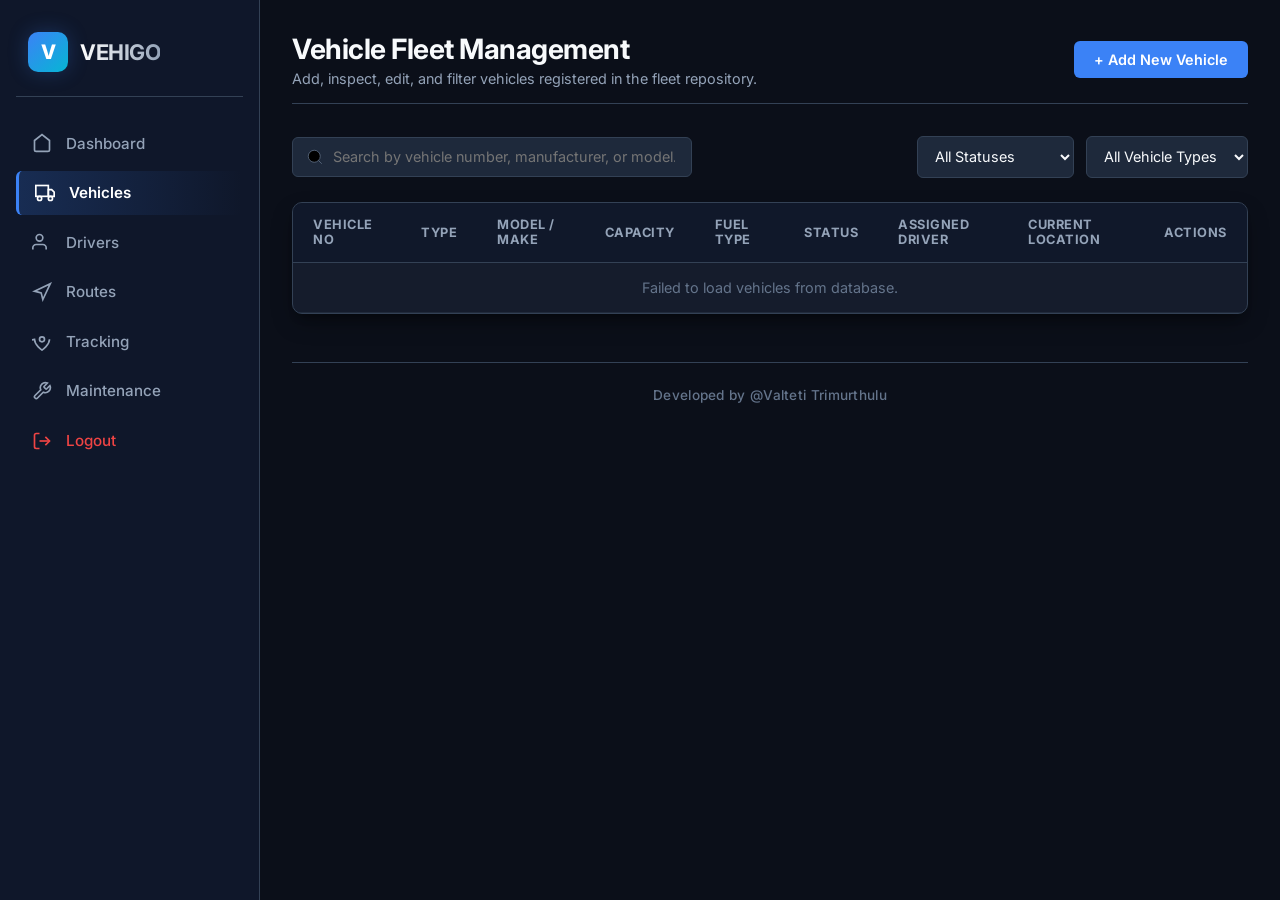
<file: frontend/vehicles.html>
<!DOCTYPE html>
<html lang="en">
<head>
    <meta charset="UTF-8">
    <meta name="viewport" content="width=device-width, initial-scale=1.0">
    <title>Vehicles — VEHIGO Management Platform</title>
    <link rel="stylesheet" href="css/style.css">
</head>
<body>
    <div class="app-container">
        <!-- Sidebar Navigation -->
        <aside class="sidebar">
            <div class="brand">
                <div class="brand-icon">V</div>
                <div class="brand-text">VEHIGO</div>
            </div>
            <ul class="nav-list">
                <li><a href="index.html" class="nav-link"><svg viewBox="0 0 24 24"><path d="M3 9l9-7 9 7v11a2 2 0 0 1-2 2H5a2 2 0 0 1-2-2z"></path></svg><span>Dashboard</span></a></li>
                <li><a href="vehicles.html" class="nav-link active"><svg viewBox="0 0 24 24"><rect x="1" y="3" width="15" height="13"></rect><polygon points="16 8 20 8 23 11 23 16 16 16 16 8"></polygon><circle cx="5.5" cy="18.5" r="2.5"></circle><circle cx="18.5" cy="18.5" r="2.5"></circle></svg><span>Vehicles</span></a></li>
                <li><a href="drivers.html" class="nav-link"><svg viewBox="0 0 24 24"><path d="M17 21v-2a4 4 0 0 0-4-4H5a4 4 0 0 0-4 4v2"></path><circle cx="9" cy="7" r="4"></circle></svg><span>Drivers</span></a></li>
                <li><a href="routes.html" class="nav-link"><svg viewBox="0 0 24 24"><polygon points="3 11 22 2 13 21 11 13 3 11"></polygon></svg><span>Routes</span></a></li>
                <li><a href="tracking.html" class="nav-link"><svg viewBox="0 0 24 24"><path d="M21 10c0 7-9 13-9 13s-9-6-9-13a9 9 9 0 0 1 18 0z"></path><circle cx="12" cy="10" r="3"></circle></svg><span>Tracking</span></a></li>
                <li><a href="maintenance.html" class="nav-link"><svg viewBox="0 0 24 24"><path d="M14.7 6.3a1 1 0 0 0 0 1.4l1.6 1.6a1 1 0 0 0 1.4 0l3.77-3.77a6 6 0 0 1-7.94 7.94l-6.91 6.91a2.12 2.12 0 0 1-3-3l6.91-6.91a6 6 0 0 1 7.94-7.94l-3.76 3.76z"></path></svg><span>Maintenance</span></a></li>
                <li><a href="#" onclick="logout(); return false;" class="nav-link nav-logout"><svg viewBox="0 0 24 24" style="stroke: currentColor; fill: none; stroke-width: 2;"><path d="M9 21H5a2 2 0 0 1-2-2V5a2 2 0 0 1 2-2h4"></path><polyline points="16 17 21 12 16 7"></polyline><line x1="21" y1="12" x2="9" y2="12"></line></svg><span>Logout</span></a></li>
            </ul>
        </aside>

        <!-- Main Content -->
        <main class="main-content">
            <header class="page-header">
                <div>
                    <h1 class="page-title">Vehicle Fleet Management</h1>
                    <p class="page-subtitle">Add, inspect, edit, and filter vehicles registered in the fleet repository.</p>
                </div>
                <button class="btn btn-primary" onclick="openAddVehicleModal()">+ Add New Vehicle</button>
            </header>

            <!-- Toolbar & Search -->
            <div class="toolbar">
                <div class="search-box">
                    <svg viewBox="0 0 24 24"><circle cx="11" cy="11" r="8"></circle><line x1="21" y1="21" x2="16.65" y2="16.65"></line></svg>
                    <input type="text" id="search-input" placeholder="Search by vehicle number, manufacturer, or model...">
                </div>

                <div class="filter-group">
                    <select id="status-filter" class="form-control">
                        <option value="">All Statuses</option>
                        <option value="AVAILABLE">AVAILABLE</option>
                        <option value="ON_TRIP">ON_TRIP</option>
                        <option value="MAINTENANCE">MAINTENANCE</option>
                        <option value="INACTIVE">INACTIVE</option>
                    </select>

                    <select id="type-filter" class="form-control">
                        <option value="">All Vehicle Types</option>
                        <option value="TRUCK">TRUCK</option>
                        <option value="VAN">VAN</option>
                        <option value="BUS">BUS</option>
                        <option value="CAR">CAR</option>
                    </select>
                </div>
            </div>

            <!-- Vehicles Table -->
            <div class="table-container">
                <table class="data-table">
                    <thead>
                        <tr>
                            <th>Vehicle No</th>
                            <th>Type</th>
                            <th>Model / Make</th>
                            <th>Capacity</th>
                            <th>Fuel Type</th>
                            <th>Status</th>
                            <th>Assigned Driver</th>
                            <th>Current Location</th>
                            <th>Actions</th>
                        </tr>
                    </thead>
                    <tbody id="vehicles-table-body">
                        <tr><td colspan="9" style="text-align: center; color: var(--text-muted);">Loading fleet vehicles...</td></tr>
                    </tbody>
                </table>
            </div>

            <!-- Page Footer -->
            <footer class="app-footer">
                Developed by @Valteti Trimurthulu
            </footer>
        </main>
    </div>

    <!-- Modal Form: Add/Edit Vehicle -->
    <div class="modal-overlay" id="vehicle-modal">
        <div class="modal">
            <div class="modal-header">
                <h3 class="modal-title" id="vehicle-modal-title">Add New Vehicle</h3>
                <button class="modal-close" onclick="closeModal('vehicle-modal')">&times;</button>
            </div>
            <form id="vehicle-form">
                <input type="hidden" id="vehicle-id">
                <div class="form-grid">
                    <div class="form-group">
                        <label>Vehicle Number *</label>
                        <input type="text" id="vehicle-number" class="form-control" placeholder="e.g. TN01AB1234" required>
                    </div>
                    <div class="form-group">
                        <label>Vehicle Type *</label>
                        <select id="vehicle-type" class="form-control" required>
                            <option value="TRUCK">TRUCK</option>
                            <option value="VAN">VAN</option>
                            <option value="BUS">BUS</option>
                            <option value="CAR">CAR</option>
                        </select>
                    </div>
                    <div class="form-group">
                        <label>Manufacturer</label>
                        <input type="text" id="vehicle-manufacturer" class="form-control" placeholder="e.g. Volvo, Tata">
                    </div>
                    <div class="form-group">
                        <label>Model</label>
                        <input type="text" id="vehicle-model" class="form-control" placeholder="e.g. FH16, Winger">
                    </div>
                    <div class="form-group">
                        <label>Year</label>
                        <input type="number" id="vehicle-year" class="form-control" placeholder="2023" min="1990" max="2027">
                    </div>
                    <div class="form-group">
                        <label>Capacity (Tons)</label>
                        <input type="number" step="0.1" id="vehicle-capacity" class="form-control" placeholder="10.5">
                    </div>
                    <div class="form-group">
                        <label>Fuel Type</label>
                        <select id="vehicle-fuel" class="form-control">
                            <option value="DIESEL">DIESEL</option>
                            <option value="PETROL">PETROL</option>
                            <option value="ELECTRIC">ELECTRIC</option>
                            <option value="CNG">CNG</option>
                        </select>
                    </div>
                    <div class="form-group">
                        <label>Status</label>
                        <select id="vehicle-status" class="form-control">
                            <option value="AVAILABLE">AVAILABLE</option>
                            <option value="ON_TRIP">ON_TRIP</option>
                            <option value="MAINTENANCE">MAINTENANCE</option>
                            <option value="INACTIVE">INACTIVE</option>
                        </select>
                    </div>
                </div>
                <div class="modal-footer">
                    <button type="button" class="btn btn-secondary" onclick="closeModal('vehicle-modal')">Cancel</button>
                    <button type="submit" class="btn btn-primary">Save Vehicle</button>
                </div>
            </form>
        </div>
    </div>

    <script src="js/auth.js"></script>
    <script src="js/api.js"></script>
    <script src="js/vehicles.js"></script>
</body>
</html>
</file>
<file: frontend/css/style.css>
/* VEHIGO - Vehicle & Logistics Management Platform CSS Design System */
@import url('https://fonts.googleapis.com/css2?family=Inter:wght@300;400;500;600;700&display=swap');

:root {
    --bg-main: #0b0f19;
    --bg-card: #151c2c;
    --bg-card-hover: #1e283d;
    --bg-sidebar: #0f172a;
    --bg-input: #1e293b;
    --border-color: #334155;

    --text-primary: #f8fafc;
    --text-secondary: #94a3b8;
    --text-muted: #64748b;

    --accent-blue: #3b82f6;
    --accent-blue-hover: #2563eb;
    --accent-cyan: #06b6d4;
    --accent-purple: #8b5cf6;

    --status-available: #10b981;
    --status-available-bg: rgba(16, 185, 129, 0.15);
    --status-ontrip: #3b82f6;
    --status-ontrip-bg: rgba(59, 130, 246, 0.15);
    --status-maintenance: #f59e0b;
    --status-maintenance-bg: rgba(245, 158, 11, 0.15);
    --status-inactive: #ef4444;
    --status-inactive-bg: rgba(239, 68, 68, 0.15);

    --radius-sm: 6px;
    --radius-md: 10px;
    --radius-lg: 16px;

    --shadow-card: 0 10px 25px -5px rgba(0, 0, 0, 0.4), 0 8px 10px -6px rgba(0, 0, 0, 0.3);
    --shadow-glow: 0 0 20px rgba(59, 130, 246, 0.25);
    --transition: all 0.25s cubic-bezier(0.4, 0, 0.2, 1);
}

* {
    margin: 0;
    padding: 0;
    box-sizing: border-box;
    font-family: 'Inter', system-ui, -apple-system, sans-serif;
}

body {
    background-color: var(--bg-main);
    color: var(--text-primary);
    min-height: 100vh;
    display: flex;
    flex-direction: column;
}

/* Layout */
.app-container {
    display: flex;
    min-height: 100vh;
}

/* Sidebar Navigation */
.sidebar {
    width: 260px;
    background-color: var(--bg-sidebar);
    border-right: 1px solid var(--border-color);
    display: flex;
    flex-direction: column;
    padding: 1.5rem 1rem;
    position: fixed;
    height: 100vh;
    z-index: 100;
}

.brand {
    display: flex;
    align-items: center;
    gap: 0.75rem;
    padding: 0.5rem 0.75rem 1.5rem;
    border-bottom: 1px solid var(--border-color);
    margin-bottom: 1.5rem;
}

.brand-icon {
    width: 40px;
    height: 40px;
    background: linear-gradient(135deg, var(--accent-blue), var(--accent-cyan));
    border-radius: var(--radius-md);
    display: flex;
    align-items: center;
    justify-content: center;
    font-weight: 800;
    font-size: 1.25rem;
    color: #fff;
    box-shadow: var(--shadow-glow);
}

.brand-text {
    font-size: 1.35rem;
    font-weight: 700;
    letter-spacing: -0.5px;
    background: linear-gradient(to right, #ffffff, #94a3b8);
    -webkit-background-clip: text;
    -webkit-text-fill-color: transparent;
}

.nav-list {
    list-style: none;
    display: flex;
    flex-direction: column;
    gap: 0.35rem;
}

.nav-link {
    display: flex;
    align-items: center;
    gap: 0.85rem;
    padding: 0.75rem 1rem;
    color: var(--text-secondary);
    text-decoration: none;
    border-radius: var(--radius-sm);
    font-weight: 500;
    font-size: 0.95rem;
    transition: var(--transition);
}

.nav-link:hover {
    color: var(--text-primary);
    background-color: var(--bg-card-hover);
}

.nav-link.active {
    color: #ffffff;
    background: linear-gradient(90deg, rgba(59, 130, 246, 0.2), transparent);
    border-left: 3.5px solid var(--accent-blue);
    font-weight: 600;
}

.nav-link svg {
    width: 20px;
    height: 20px;
    stroke: currentColor;
    stroke-width: 2;
    fill: none;
}

.sidebar-footer {
    margin-top: auto;
    padding-top: 1rem;
    border-top: 1px solid var(--border-color);
    font-size: 0.8rem;
    color: var(--text-muted);
    text-align: center;
}

/* Main Content Area */
.main-content {
    margin-left: 260px;
    flex: 1;
    padding: 2rem;
    max-width: calc(100vw - 260px);
}

.page-header {
    display: flex;
    justify-content: space-between;
    align-items: center;
    margin-bottom: 2rem;
    padding-bottom: 1rem;
    border-bottom: 1px solid var(--border-color);
}

.page-title {
    font-size: 1.75rem;
    font-weight: 700;
    letter-spacing: -0.5px;
}

.page-subtitle {
    font-size: 0.9rem;
    color: var(--text-secondary);
    margin-top: 0.25rem;
}

/* Grid & Cards */
.stats-grid {
    display: grid;
    grid-template-columns: repeat(auto-fit, minmax(220px, 1fr));
    gap: 1.25rem;
    margin-bottom: 2rem;
}

.stat-card {
    background-color: var(--bg-card);
    border: 1px solid var(--border-color);
    border-radius: var(--radius-md);
    padding: 1.35rem;
    display: flex;
    align-items: center;
    justify-content: space-between;
    box-shadow: var(--shadow-card);
    transition: var(--transition);
}

.stat-card:hover {
    transform: translateY(-3px);
    border-color: var(--accent-blue);
}

.stat-info .stat-label {
    font-size: 0.825rem;
    text-transform: uppercase;
    letter-spacing: 0.5px;
    color: var(--text-secondary);
    margin-bottom: 0.35rem;
    font-weight: 600;
}

.stat-info .stat-value {
    font-size: 1.85rem;
    font-weight: 700;
    color: var(--text-primary);
}

.stat-icon {
    width: 48px;
    height: 48px;
    border-radius: var(--radius-md);
    display: flex;
    align-items: center;
    justify-content: center;
    background-color: rgba(255, 255, 255, 0.05);
}

.stat-icon svg {
    width: 24px;
    height: 24px;
    stroke: var(--accent-blue);
    stroke-width: 2;
    fill: none;
}

/* Toolbar & Filters */
.toolbar {
    display: flex;
    justify-content: space-between;
    align-items: center;
    gap: 1rem;
    margin-bottom: 1.5rem;
    flex-wrap: wrap;
}

.search-box {
    position: relative;
    flex: 1;
    min-width: 240px;
    max-width: 400px;
}

.search-box input {
    width: 100%;
    padding: 0.65rem 1rem 0.65rem 2.5rem;
    background-color: var(--bg-input);
    border: 1px solid var(--border-color);
    border-radius: var(--radius-sm);
    color: var(--text-primary);
    font-size: 0.9rem;
}

.search-box svg {
    position: absolute;
    left: 0.85rem;
    top: 50%;
    transform: translateY(-50%);
    width: 18px;
    height: 18px;
    stroke: var(--text-muted);
}

.filter-group {
    display: flex;
    gap: 0.75rem;
    align-items: center;
}

select.form-control, input.form-control {
    background-color: var(--bg-input);
    border: 1px solid var(--border-color);
    border-radius: var(--radius-sm);
    color: var(--text-primary);
    padding: 0.65rem 0.85rem;
    font-size: 0.9rem;
    outline: none;
}

select.form-control:focus, input.form-control:focus {
    border-color: var(--accent-blue);
}

/* Buttons */
.btn {
    display: inline-flex;
    align-items: center;
    gap: 0.5rem;
    padding: 0.65rem 1.25rem;
    font-size: 0.9rem;
    font-weight: 600;
    border-radius: var(--radius-sm);
    border: none;
    cursor: pointer;
    transition: var(--transition);
}

.btn-primary {
    background-color: var(--accent-blue);
    color: #ffffff;
}

.btn-primary:hover {
    background-color: var(--accent-blue-hover);
    box-shadow: var(--shadow-glow);
}

.btn-secondary {
    background-color: var(--bg-card-hover);
    color: var(--text-primary);
    border: 1px solid var(--border-color);
}

.btn-secondary:hover {
    background-color: var(--border-color);
}

.btn-danger {
    background-color: rgba(239, 68, 68, 0.2);
    color: #ef4444;
    border: 1px solid rgba(239, 68, 68, 0.3);
}

.btn-danger:hover {
    background-color: rgba(239, 68, 68, 0.35);
}

.btn-sm {
    padding: 0.4rem 0.75rem;
    font-size: 0.8rem;
}

/* Tables */
.table-container {
    background-color: var(--bg-card);
    border: 1px solid var(--border-color);
    border-radius: var(--radius-md);
    overflow: hidden;
    box-shadow: var(--shadow-card);
}

.data-table {
    width: 100%;
    border-collapse: collapse;
    text-align: left;
}

.data-table th {
    background-color: rgba(15, 23, 42, 0.7);
    padding: 0.9rem 1.25rem;
    font-size: 0.8rem;
    text-transform: uppercase;
    letter-spacing: 0.5px;
    color: var(--text-secondary);
    border-bottom: 1px solid var(--border-color);
}

.data-table td {
    padding: 1rem 1.25rem;
    border-bottom: 1px solid rgba(51, 65, 85, 0.4);
    font-size: 0.9rem;
    color: var(--text-primary);
    vertical-align: middle;
}

.data-table tbody tr:hover {
    background-color: rgba(30, 40, 61, 0.5);
}

/* Badges & Status Pills */
.badge {
    display: inline-block;
    padding: 0.3rem 0.7rem;
    border-radius: 50px;
    font-size: 0.75rem;
    font-weight: 700;
    text-transform: uppercase;
    letter-spacing: 0.5px;
}

.badge-available {
    background-color: var(--status-available-bg);
    color: var(--status-available);
    border: 1px solid rgba(16, 185, 129, 0.3);
}

.badge-ontrip {
    background-color: var(--status-ontrip-bg);
    color: var(--status-ontrip);
    border: 1px solid rgba(59, 130, 246, 0.3);
}

.badge-maintenance {
    background-color: var(--status-maintenance-bg);
    color: var(--status-maintenance);
    border: 1px solid rgba(245, 158, 11, 0.3);
}

.badge-inactive {
    background-color: var(--status-inactive-bg);
    color: var(--status-inactive);
    border: 1px solid rgba(239, 68, 68, 0.3);
}

/* Modal Dialogs */
.modal-overlay {
    position: fixed;
    top: 0;
    left: 0;
    width: 100vw;
    height: 100vh;
    background-color: rgba(0, 0, 0, 0.7);
    backdrop-filter: blur(4px);
    display: flex;
    align-items: center;
    justify-content: center;
    z-index: 1000;
    opacity: 0;
    visibility: hidden;
    transition: var(--transition);
}

.modal-overlay.active {
    opacity: 1;
    visibility: visible;
}

.modal {
    background-color: var(--bg-card);
    border: 1px solid var(--border-color);
    border-radius: var(--radius-lg);
    width: 100%;
    max-width: 540px;
    padding: 1.75rem;
    box-shadow: 0 20px 30px rgba(0, 0, 0, 0.6);
    transform: scale(0.95);
    transition: var(--transition);
}

.modal-overlay.active .modal {
    transform: scale(1);
}

.modal-header {
    display: flex;
    justify-content: space-between;
    align-items: center;
    padding-bottom: 1rem;
    border-bottom: 1px solid var(--border-color);
    margin-bottom: 1.25rem;
}

.modal-title {
    font-size: 1.25rem;
    font-weight: 700;
}

.modal-close {
    background: none;
    border: none;
    color: var(--text-muted);
    font-size: 1.5rem;
    cursor: pointer;
}

.modal-close:hover {
    color: var(--text-primary);
}

.form-grid {
    display: grid;
    grid-template-columns: 1fr 1fr;
    gap: 1rem;
}

.form-group {
    display: flex;
    flex-direction: column;
    gap: 0.4rem;
    margin-bottom: 1rem;
}

.form-group.full-width {
    grid-column: 1 / -1;
}

.form-group label {
    font-size: 0.825rem;
    font-weight: 600;
    color: var(--text-secondary);
}

.modal-footer {
    display: flex;
    justify-content: flex-end;
    gap: 0.75rem;
    padding-top: 1rem;
    border-top: 1px solid var(--border-color);
    margin-top: 1rem;
}

/* Toast Notifications */
.toast-container {
    position: fixed;
    bottom: 20px;
    right: 20px;
    display: flex;
    flex-direction: column;
    gap: 0.5rem;
    z-index: 2000;
}

.toast {
    padding: 0.9rem 1.25rem;
    background-color: var(--bg-card);
    border: 1px solid var(--border-color);
    border-left: 4px solid var(--accent-blue);
    border-radius: var(--radius-sm);
    color: var(--text-primary);
    font-size: 0.9rem;
    box-shadow: var(--shadow-card);
    animation: slideIn 0.3s ease-out forwards;
}

.toast.success { border-left-color: var(--status-available); }
.toast.error { border-left-color: var(--status-inactive); }

@keyframes slideIn {
    from { transform: translateX(100%); opacity: 0; }
    to { transform: translateX(0); opacity: 1; }
}

/* Responsive adjustments */
@media (max-width: 900px) {
    .sidebar { width: 70px; padding: 1rem 0.5rem; }
    .brand-text, .nav-link span, .sidebar-footer { display: none; }
    .main-content { margin-left: 70px; max-width: calc(100vw - 70px); }
}

/* ==========================================================================
   Login Page Styling
   ========================================================================== */
.login-body {
    background: radial-gradient(circle at top center, #1e293b 0%, #0b0f19 70%);
    display: flex;
    align-items: center;
    justify-content: center;
    min-height: 100vh;
    padding: 1.5rem;
}

.login-container {
    width: 100%;
    max-width: 440px;
}

.login-card {
    background-color: var(--bg-card);
    border: 1px solid var(--border-color);
    border-radius: var(--radius-lg);
    padding: 2.5rem;
    box-shadow: 0 20px 40px rgba(0, 0, 0, 0.5), var(--shadow-glow);
    display: flex;
    flex-direction: column;
    gap: 1.5rem;
}

.login-header {
    text-align: center;
    display: flex;
    flex-direction: column;
    align-items: center;
}

.login-brand-icon {
    width: 56px;
    height: 56px;
    background: linear-gradient(135deg, var(--accent-blue), var(--accent-cyan));
    border-radius: var(--radius-md);
    display: flex;
    align-items: center;
    justify-content: center;
    font-weight: 800;
    font-size: 1.75rem;
    color: #ffffff;
    box-shadow: var(--shadow-glow);
    margin-bottom: 1rem;
}

.login-brand-title {
    font-size: 2rem;
    font-weight: 800;
    letter-spacing: 1px;
    background: linear-gradient(to right, #ffffff, #94a3b8);
    -webkit-background-clip: text;
    -webkit-text-fill-color: transparent;
}

.login-brand-subtitle {
    font-size: 0.875rem;
    color: var(--text-secondary);
    margin-top: 0.35rem;
}

.login-error-msg {
    background-color: rgba(239, 68, 68, 0.15);
    border: 1px solid rgba(239, 68, 68, 0.4);
    color: #fca5a5;
    padding: 0.75rem 1rem;
    border-radius: var(--radius-sm);
    font-size: 0.875rem;
    text-align: center;
    font-weight: 500;
}

.input-with-icon {
    position: relative;
    display: flex;
    align-items: center;
}

.input-with-icon .input-icon {
    position: absolute;
    left: 0.85rem;
    width: 18px;
    height: 18px;
    stroke: var(--text-muted);
    stroke-width: 2;
    fill: none;
    pointer-events: none;
}

.input-with-icon .form-control {
    padding-left: 2.6rem;
    width: 100%;
}

.password-input-wrapper .form-control {
    padding-right: 2.6rem;
}

.toggle-password-btn {
    position: absolute;
    right: 0.75rem;
    background: none;
    border: none;
    color: var(--text-muted);
    cursor: pointer;
    padding: 0.25rem;
    display: flex;
    align-items: center;
    justify-content: center;
    transition: var(--transition);
}

.toggle-password-btn:hover {
    color: var(--text-primary);
}

.toggle-password-btn svg {
    width: 18px;
    height: 18px;
    stroke: currentColor;
    stroke-width: 2;
    fill: none;
}

.login-demo-hint {
    background-color: rgba(30, 41, 59, 0.6);
    border: 1px dashed var(--border-color);
    padding: 0.65rem 0.85rem;
    border-radius: var(--radius-sm);
    font-size: 0.8rem;
    color: var(--text-secondary);
    text-align: center;
}

.login-demo-hint code {
    color: var(--accent-cyan);
    font-weight: 600;
    background: rgba(6, 182, 212, 0.1);
    padding: 0.1rem 0.35rem;
    border-radius: 4px;
}

.btn-block {
    width: 100%;
    justify-content: center;
}

.btn-login {
    padding: 0.85rem;
    font-size: 1rem;
    letter-spacing: 0.5px;
    margin-top: 0.5rem;
}

.login-footer {
    text-align: center;
    font-size: 0.8rem;
    color: var(--text-muted);
    border-top: 1px solid var(--border-color);
    padding-top: 1rem;
    margin-top: 0.5rem;
}

/* ==========================================================================
   Application Global Footer
   ========================================================================== */
.app-footer {
    margin-top: 3rem;
    padding: 1.5rem 0;
    border-top: 1px solid var(--border-color);
    text-align: center;
    color: var(--text-muted);
    font-size: 0.85rem;
    font-weight: 500;
    letter-spacing: 0.3px;
}

/* ==========================================================================
   Tracking & Leaflet Map Page Layout
   ========================================================================== */
.tracking-layout {
    display: flex;
    gap: 1.5rem;
    align-items: stretch;
    min-height: 620px;
}

.vehicle-sidebar {
    width: 320px;
    flex-shrink: 0;
    background-color: var(--bg-card);
    border: 1px solid var(--border-color);
    border-radius: var(--radius-md);
    display: flex;
    flex-direction: column;
    box-shadow: var(--shadow-card);
    overflow: hidden;
}

.vehicle-sidebar-header {
    padding: 1.15rem;
    border-bottom: 1px solid var(--border-color);
    background-color: rgba(15, 23, 42, 0.6);
}

.vehicle-sidebar-title {
    font-size: 1rem;
    font-weight: 700;
    margin-bottom: 0.75rem;
    display: flex;
    align-items: center;
    justify-content: space-between;
}

.vehicle-list {
    list-style: none;
    overflow-y: auto;
    max-height: 520px;
}

.vehicle-item {
    padding: 1rem 1.15rem;
    border-bottom: 1px solid var(--border-color);
    cursor: pointer;
    transition: var(--transition);
    display: flex;
    flex-direction: column;
    gap: 0.4rem;
}

.vehicle-item:hover {
    background-color: var(--bg-card-hover);
}

.vehicle-item.active {
    background-color: rgba(59, 130, 246, 0.15);
    border-left: 4px solid var(--accent-blue);
}

.vehicle-item-header {
    display: flex;
    justify-content: space-between;
    align-items: center;
}

.vehicle-item-number {
    font-weight: 700;
    font-size: 0.95rem;
    color: var(--text-primary);
}

.vehicle-item-route {
    font-size: 0.8rem;
    color: var(--text-secondary);
    display: flex;
    align-items: center;
    gap: 0.35rem;
}

.map-container-wrapper {
    flex: 1;
    display: flex;
    flex-direction: column;
    gap: 1rem;
}

.map-area {
    width: 100%;
    height: 540px;
    min-height: 480px;
    background-color: #1e293b;
    border: 1px solid var(--border-color);
    border-radius: var(--radius-md);
    overflow: hidden;
    box-shadow: var(--shadow-card);
    z-index: 1;
}

/* Custom Leaflet Dark Mode Popup Styling */
.leaflet-popup-content-wrapper {
    background-color: var(--bg-card) !important;
    color: var(--text-primary) !important;
    border: 1px solid var(--border-color) !important;
    border-radius: var(--radius-md) !important;
    box-shadow: var(--shadow-card) !important;
}

.leaflet-popup-tip {
    background-color: var(--bg-card) !important;
}

.leaflet-popup-content {
    margin: 0.85rem 1rem !important;
    font-family: 'Inter', sans-serif !important;
    font-size: 0.85rem !important;
    line-height: 1.4 !important;
}

.popup-vehicle-title {
    font-size: 1.1rem;
    font-weight: 700;
    color: #ffffff;
    margin-bottom: 0.25rem;
}

.popup-row {
    margin-top: 0.35rem;
    color: var(--text-secondary);
}

.popup-row strong {
    color: var(--text-primary);
}

/* Sidebar Logout Button */
.nav-link.nav-logout {
    color: #ef4444;
}

.nav-link.nav-logout:hover {
    background-color: rgba(239, 68, 68, 0.15);
    color: #fca5a5;
}

@media (max-width: 1024px) {
    .tracking-layout {
        flex-direction: column;
    }
    .vehicle-sidebar {
        width: 100%;
    }
    .map-area {
        height: 400px;
    }
}

/* ==========================================================================
   1. Interactive Vehicle Loading Screen Overlay
   ========================================================================== */
.loading-overlay {
    position: fixed;
    top: 0;
    left: 0;
    width: 100vw;
    height: 100vh;
    background: radial-gradient(circle at top center, #1e293b 0%, #0b0f19 80%);
    z-index: 9999;
    display: flex;
    align-items: center;
    justify-content: center;
    color: var(--text-primary);
}

.loading-content {
    text-align: center;
    display: flex;
    flex-direction: column;
    align-items: center;
    max-width: 420px;
    padding: 2rem;
}

.loading-logo {
    display: flex;
    align-items: center;
    gap: 0.85rem;
    margin-bottom: 0.5rem;
}

.brand-icon-lg {
    width: 52px;
    height: 52px;
    background: linear-gradient(135deg, var(--accent-blue), var(--accent-cyan));
    border-radius: var(--radius-md);
    display: flex;
    align-items: center;
    justify-content: center;
    font-weight: 800;
    font-size: 1.6rem;
    color: #fff;
    box-shadow: var(--shadow-glow);
}

.loading-brand-text {
    font-size: 2.2rem;
    font-weight: 800;
    letter-spacing: 1px;
    background: linear-gradient(to right, #ffffff, #94a3b8);
    -webkit-background-clip: text;
    -webkit-text-fill-color: transparent;
}

.loading-subtitle {
    font-size: 0.95rem;
    color: var(--text-secondary);
    margin-bottom: 2rem;
}

.vehicle-animation-track {
    position: relative;
    width: 100%;
    height: 44px;
    margin-bottom: 1.5rem;
    display: flex;
    align-items: center;
    overflow: hidden;
}

.track-line {
    position: absolute;
    width: 100%;
    height: 3px;
    background: linear-gradient(90deg, transparent, var(--accent-cyan), transparent);
    border-radius: 2px;
}

.animated-truck {
    position: absolute;
    font-size: 2rem;
    left: -40px;
    animation: driveAcross 1.5s ease-in-out infinite;
    filter: drop-shadow(0 0 10px rgba(6, 182, 212, 0.6));
}

@keyframes driveAcross {
    0% { left: -40px; opacity: 0; }
    15% { opacity: 1; }
    85% { opacity: 1; }
    100% { left: 100%; opacity: 0; }
}

.loading-text {
    font-size: 0.85rem;
    color: var(--text-muted);
    letter-spacing: 0.5px;
}

/* ==========================================================================
   2. Public SaaS Header Navbar
   ========================================================================== */
.public-body {
    background-color: var(--bg-main);
    color: var(--text-primary);
    overflow-x: hidden;
}

.public-header {
    position: sticky;
    top: 0;
    z-index: 500;
    background-color: rgba(15, 23, 42, 0.85);
    backdrop-filter: blur(12px);
    border-bottom: 1px solid var(--border-color);
}

.public-header-container {
    max-width: 1200px;
    margin: 0 auto;
    padding: 1rem 1.5rem;
    display: flex;
    align-items: center;
    justify-content: space-between;
}

.brand-link {
    display: flex;
    align-items: center;
    gap: 0.75rem;
    text-decoration: none;
}

.saas-badge {
    font-size: 0.7rem;
    font-weight: 700;
    background: linear-gradient(135deg, var(--accent-blue), var(--accent-purple));
    color: #fff;
    padding: 0.15rem 0.45rem;
    border-radius: 50px;
    margin-left: 0.35rem;
    vertical-align: middle;
}

.public-nav {
    display: flex;
    gap: 1.75rem;
}

.nav-item {
    color: var(--text-secondary);
    text-decoration: none;
    font-size: 0.925rem;
    font-weight: 500;
    transition: var(--transition);
}

.nav-item:hover {
    color: var(--text-primary);
}

.public-auth-btns {
    display: flex;
    gap: 0.75rem;
}

/* ==========================================================================
   3. Hero Section & Interactive Vehicle Hero Visual
   ========================================================================== */
.hero-section {
    padding: 5rem 1.5rem 4rem;
    background: radial-gradient(circle at 50% 0%, #1e293b 0%, #0b0f19 75%);
}

.hero-container {
    max-width: 1200px;
    margin: 0 auto;
    display: grid;
    grid-template-columns: 1fr 1fr;
    gap: 3rem;
    align-items: center;
}

.hero-tag {
    display: inline-block;
    padding: 0.4rem 0.85rem;
    background: rgba(59, 130, 246, 0.15);
    border: 1px solid rgba(59, 130, 246, 0.3);
    color: var(--accent-cyan);
    border-radius: 50px;
    font-size: 0.825rem;
    font-weight: 600;
    margin-bottom: 1.25rem;
}

.hero-title {
    font-size: 2.85rem;
    font-weight: 800;
    line-height: 1.2;
    letter-spacing: -0.5px;
    margin-bottom: 1.25rem;
    background: linear-gradient(to right, #ffffff, #cbd5e1);
    -webkit-background-clip: text;
    -webkit-text-fill-color: transparent;
}

.hero-subtitle {
    font-size: 1.1rem;
    color: var(--text-secondary);
    line-height: 1.6;
    margin-bottom: 2rem;
}

.hero-actions {
    display: flex;
    gap: 1rem;
    margin-bottom: 2.5rem;
}

.btn-lg {
    padding: 0.85rem 1.75rem;
    font-size: 1rem;
    border-radius: var(--radius-sm);
}

.hero-metrics-trust {
    display: flex;
    gap: 2rem;
    padding-top: 1.5rem;
    border-top: 1px solid var(--border-color);
    color: var(--text-muted);
    font-size: 0.85rem;
}

.hero-metrics-trust strong {
    color: var(--text-primary);
}

.hero-visual {
    position: relative;
}

.visual-card-backdrop {
    background-color: var(--bg-card);
    border: 1px solid var(--border-color);
    border-radius: var(--radius-lg);
    padding: 2.5rem 2rem;
    box-shadow: 0 25px 50px -12px rgba(0, 0, 0, 0.6), var(--shadow-glow);
    display: flex;
    flex-direction: column;
    gap: 1.5rem;
}

.visual-truck-lane {
    display: flex;
    flex-direction: column;
    gap: 1rem;
}

.moving-truck-badge, .moving-van-badge {
    background-color: var(--bg-input);
    border: 1px solid var(--border-color);
    padding: 0.85rem 1.15rem;
    border-radius: var(--radius-md);
    display: flex;
    align-items: center;
    gap: 1rem;
    box-shadow: var(--shadow-card);
    transition: var(--transition);
}

.moving-truck-badge:hover, .moving-van-badge:hover {
    border-color: var(--accent-blue);
    transform: translateX(6px);
}

.truck-icon {
    font-size: 1.75rem;
}

.truck-status-tag {
    font-weight: 600;
    font-size: 0.9rem;
    color: var(--text-primary);
}

.visual-stat-pill {
    display: flex;
    align-items: center;
    gap: 0.6rem;
    padding: 0.6rem 1rem;
    background-color: rgba(16, 185, 129, 0.15);
    border: 1px solid rgba(16, 185, 129, 0.3);
    border-radius: 50px;
    font-size: 0.825rem;
    color: var(--status-available);
    font-weight: 600;
    width: fit-content;
}

.pill-dot {
    width: 8px;
    height: 8px;
    background-color: var(--status-available);
    border-radius: 50%;
    animation: pulse 1.5s infinite;
}

@keyframes pulse {
    0% { transform: scale(0.95); opacity: 0.8; }
    50% { transform: scale(1.3); opacity: 1; }
    100% { transform: scale(0.95); opacity: 0.8; }
}

/* ==========================================================================
   4. Target Audience, Services & Why Choose Sections
   ========================================================================== */
.section-container {
    max-width: 1200px;
    margin: 0 auto;
    padding: 4.5rem 1.5rem;
}

.section-header {
    text-align: center;
    max-width: 650px;
    margin: 0 auto 3rem;
}

.section-kicker {
    font-size: 0.8rem;
    font-weight: 700;
    color: var(--accent-cyan);
    letter-spacing: 1.5px;
    display: block;
    margin-bottom: 0.5rem;
}

.section-title {
    font-size: 2.15rem;
    font-weight: 800;
    margin-bottom: 0.75rem;
    letter-spacing: -0.5px;
}

.section-subtitle {
    font-size: 1rem;
    color: var(--text-secondary);
}

.audience-grid, .services-grid {
    display: grid;
    grid-template-columns: repeat(auto-fit, minmax(320px, 1fr));
    gap: 1.5rem;
}

.audience-card, .service-card {
    background-color: var(--bg-card);
    border: 1px solid var(--border-color);
    border-radius: var(--radius-md);
    padding: 1.75rem;
    transition: var(--transition);
    display: flex;
    flex-direction: column;
    gap: 0.75rem;
}

.audience-card:hover, .service-card:hover {
    transform: translateY(-4px);
    border-color: var(--accent-blue);
    box-shadow: var(--shadow-card);
}

.audience-icon, .service-icon-box {
    font-size: 2rem;
    margin-bottom: 0.25rem;
}

.audience-card h3, .service-card h3 {
    font-size: 1.2rem;
    font-weight: 700;
}

.audience-card p, .service-card p {
    font-size: 0.9rem;
    color: var(--text-secondary);
    line-height: 1.55;
}

.benefits-grid {
    display: grid;
    grid-template-columns: 1fr 1fr;
    gap: 1.5rem;
    max-width: 960px;
    margin: 0 auto;
}

.benefit-item {
    background-color: var(--bg-card);
    border: 1px solid var(--border-color);
    border-radius: var(--radius-md);
    padding: 1.35rem;
    display: flex;
    gap: 1rem;
    align-items: flex-start;
}

.benefit-check {
    width: 32px;
    height: 32px;
    background: rgba(16, 185, 129, 0.15);
    color: var(--status-available);
    border-radius: 50%;
    display: flex;
    align-items: center;
    justify-content: center;
    font-weight: 800;
    flex-shrink: 0;
}

.benefit-item h4 {
    font-size: 1.05rem;
    font-weight: 700;
    margin-bottom: 0.35rem;
}

.benefit-item p {
    font-size: 0.875rem;
    color: var(--text-secondary);
    line-height: 1.5;
}

/* ==========================================================================
   5. Subscription Plans / Pricing Section
   ========================================================================== */
.pricing-section {
    background: radial-gradient(circle at 50% 100%, #1e293b 0%, #0b0f19 80%);
}

.pricing-grid {
    display: grid;
    grid-template-columns: repeat(auto-fit, minmax(250px, 1fr));
    gap: 1.5rem;
    align-items: stretch;
}

.pricing-card {
    background-color: var(--bg-card);
    border: 1px solid var(--border-color);
    border-radius: var(--radius-lg);
    padding: 2rem 1.5rem;
    display: flex;
    flex-direction: column;
    position: relative;
    transition: var(--transition);
}

.pricing-card:hover {
    transform: translateY(-5px);
    border-color: var(--accent-blue);
}

.pricing-card.popular {
    border-color: var(--accent-blue);
    box-shadow: 0 0 25px rgba(59, 130, 246, 0.3);
}

.popular-badge {
    position: absolute;
    top: -14px;
    left: 50%;
    transform: translateX(-50%);
    background: linear-gradient(135deg, var(--accent-blue), var(--accent-cyan));
    color: #fff;
    padding: 0.25rem 0.85rem;
    border-radius: 50px;
    font-size: 0.75rem;
    font-weight: 700;
    text-transform: uppercase;
    letter-spacing: 0.5px;
    box-shadow: var(--shadow-glow);
}

.plan-header {
    border-bottom: 1px solid var(--border-color);
    padding-bottom: 1.25rem;
    margin-bottom: 1.25rem;
}

.plan-name {
    font-size: 1.25rem;
    font-weight: 700;
    margin-bottom: 0.5rem;
}

.plan-price {
    font-size: 2.25rem;
    font-weight: 800;
    color: #fff;
}

.plan-price span {
    font-size: 0.875rem;
    color: var(--text-secondary);
    font-weight: 400;
}

.plan-desc {
    font-size: 0.85rem;
    color: var(--text-muted);
    margin-top: 0.35rem;
}

.plan-features {
    list-style: none;
    display: flex;
    flex-direction: column;
    gap: 0.75rem;
    margin-bottom: 2rem;
    flex: 1;
}

.plan-features li {
    font-size: 0.875rem;
    color: var(--text-secondary);
}

/* ==========================================================================
   6. Business Registration & Payment Checkout Styling
   ========================================================================== */
.registration-container {
    max-width: 680px;
    margin: 3rem auto;
    padding: 0 1.5rem;
}

.registration-card {
    background-color: var(--bg-card);
    border: 1px solid var(--border-color);
    border-radius: var(--radius-lg);
    padding: 2.5rem;
    box-shadow: 0 20px 40px rgba(0, 0, 0, 0.5), var(--shadow-glow);
    display: flex;
    flex-direction: column;
    gap: 1.75rem;
}

.registration-header {
    text-align: center;
    border-bottom: 1px solid var(--border-color);
    padding-bottom: 1.25rem;
}

.registration-title {
    font-size: 1.75rem;
    font-weight: 800;
}

.registration-subtitle {
    font-size: 0.9rem;
    color: var(--text-secondary);
    margin-top: 0.25rem;
}

.plan-summary-box {
    background-color: rgba(59, 130, 246, 0.1);
    border: 1px solid rgba(59, 130, 246, 0.3);
    border-radius: var(--radius-md);
    padding: 1rem 1.25rem;
    display: flex;
    justify-content: space-between;
    align-items: center;
}

.plan-summary-label {
    font-size: 0.75rem;
    text-transform: uppercase;
    color: var(--text-secondary);
    font-weight: 700;
}

.plan-summary-title {
    font-size: 1.1rem;
    font-weight: 700;
    color: var(--text-primary);
}

.plan-summary-amount {
    font-size: 1.5rem;
    font-weight: 800;
    color: var(--accent-cyan);
}

.form-section-title {
    font-size: 1.05rem;
    font-weight: 700;
    color: var(--text-primary);
    margin-bottom: 0.85rem;
    padding-bottom: 0.35rem;
    border-bottom: 1px dashed var(--border-color);
}

.registration-actions {
    display: flex;
    gap: 1rem;
    margin-top: 1rem;
}

.demo-payment-banner {
    background-color: rgba(245, 158, 11, 0.15);
    border: 1px solid rgba(245, 158, 11, 0.4);
    padding: 1rem 1.25rem;
    border-radius: var(--radius-md);
    text-align: center;
}

.banner-badge {
    font-size: 0.75rem;
    font-weight: 800;
    background-color: var(--status-maintenance);
    color: #000;
    padding: 0.15rem 0.5rem;
    border-radius: 4px;
    display: inline-block;
    margin-bottom: 0.35rem;
}

.order-summary-card {
    background-color: var(--bg-input);
    border: 1px solid var(--border-color);
    border-radius: var(--radius-md);
    padding: 1.25rem;
    display: flex;
    flex-direction: column;
    gap: 0.75rem;
}

.summary-card-title {
    font-size: 1rem;
    font-weight: 700;
    margin-bottom: 0.25rem;
    border-bottom: 1px solid var(--border-color);
    padding-bottom: 0.5rem;
}

.summary-row {
    display: flex;
    justify-content: space-between;
    font-size: 0.9rem;
    color: var(--text-secondary);
}

.total-row {
    border-top: 1px solid var(--border-color);
    padding-top: 0.75rem;
    font-size: 1.1rem;
    color: var(--text-primary);
    font-weight: 700;
}

.total-amount {
    color: var(--accent-cyan);
    font-size: 1.35rem;
    font-weight: 800;
}

.payment-methods-grid {
    display: grid;
    grid-template-columns: repeat(auto-fit, minmax(160px, 1fr));
    gap: 0.85rem;
}

.payment-method-card {
    background-color: var(--bg-input);
    border: 1px solid var(--border-color);
    border-radius: var(--radius-sm);
    padding: 0.85rem;
    display: flex;
    flex-direction: column;
    align-items: center;
    gap: 0.4rem;
    cursor: pointer;
    transition: var(--transition);
}

.payment-method-card:hover, .payment-method-card.active {
    border-color: var(--accent-blue);
    background-color: rgba(59, 130, 246, 0.1);
}

.method-icon {
    font-size: 1.5rem;
}

.method-name {
    font-size: 0.8rem;
    font-weight: 600;
}

.confirmation-icon {
    font-size: 3.5rem;
    margin-bottom: -0.5rem;
}

.confirmation-notice-box {
    background-color: rgba(6, 182, 212, 0.1);
    border: 1px solid rgba(6, 182, 212, 0.3);
    border-radius: var(--radius-md);
    padding: 1.15rem;
    display: flex;
    gap: 1rem;
    align-items: center;
    text-align: left;
    width: 100%;
}

.notice-icon {
    font-size: 2rem;
}

@media (max-width: 768px) {
    .hero-container { grid-template-columns: 1fr; }
    .public-nav { display: none; }
    .benefits-grid { grid-template-columns: 1fr; }
}

/* ==========================================================================
   7. UPI QR Code Scanner Modal Styling
   ========================================================================== */
.modal-overlay {
    position: fixed;
    top: 0;
    left: 0;
    width: 100vw;
    height: 100vh;
    background-color: rgba(15, 23, 42, 0.85);
    backdrop-filter: blur(8px);
    z-index: 9999;
    display: flex;
    align-items: center;
    justify-content: center;
    padding: 1.5rem;
}

.qr-modal-card {
    background-color: var(--bg-card);
    border: 1px solid var(--border-color);
    border-radius: var(--radius-lg);
    padding: 2rem;
    max-width: 440px;
    width: 100%;
    box-shadow: 0 25px 50px -12px rgba(0, 0, 0, 0.7), var(--shadow-glow);
    animation: modalSlideUp 0.3s ease-out;
}

@keyframes modalSlideUp {
    from { transform: translateY(30px); opacity: 0; }
    to { transform: translateY(0); opacity: 1; }
}
</file>
